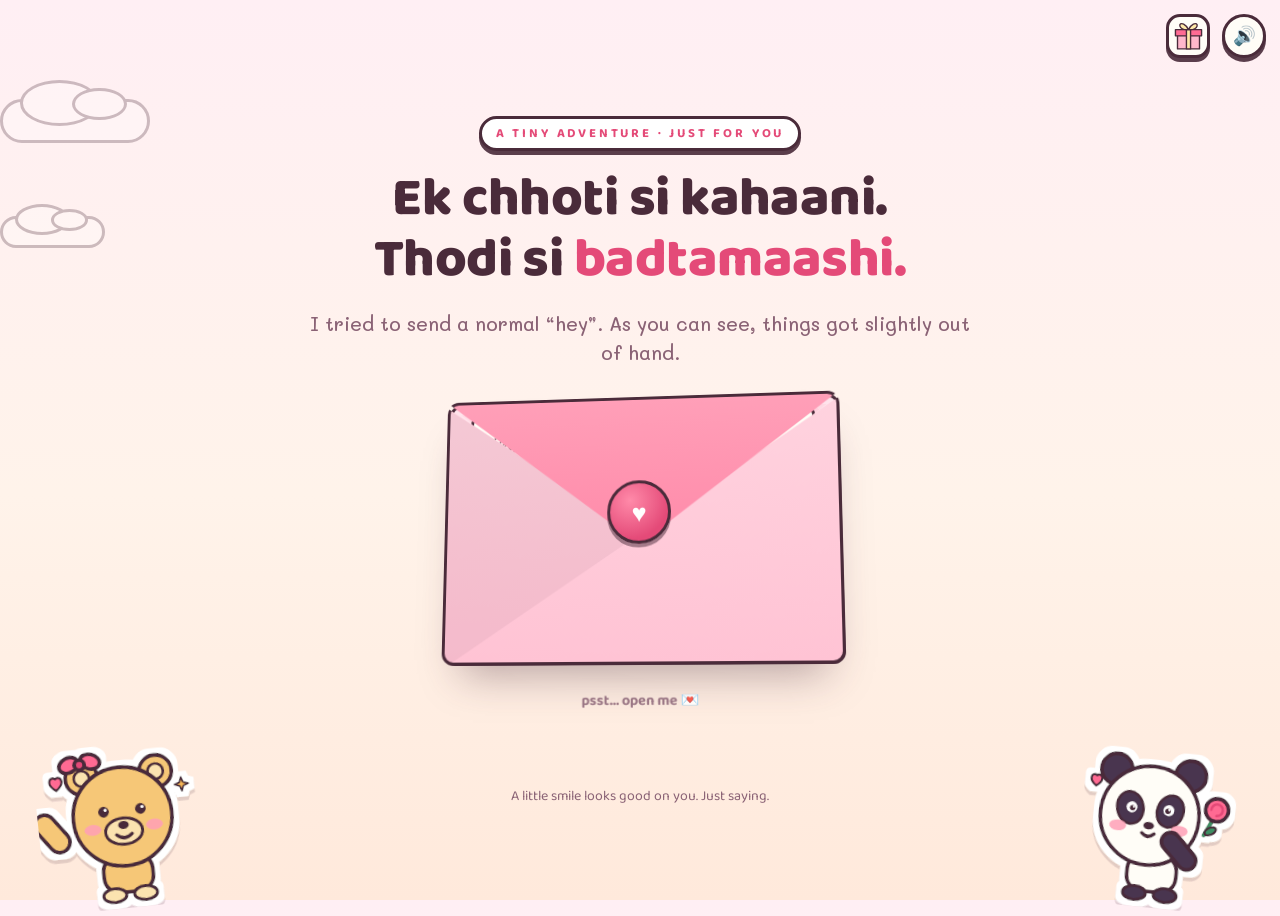
<file: index.html>
<!DOCTYPE html>
<html lang="en">
<head>
<meta charset="utf-8">
<meta name="viewport" content="width=device-width,initial-scale=1">
<title>A Little Trouble, Just for You 💌</title>
<meta name="theme-color" content="#FFF3EA">
<link rel="icon" href="data:image/svg+xml,%3Csvg xmlns='http://www.w3.org/2000/svg' viewBox='0 0 24 24'%3E%3Cpath d='M12 21C7 16.5 2 12.5 2 8a5 5 0 0 1 9-3 5 5 0 0 1 9 3c0 4.5-5 8.5-10 13Z' fill='%23FF6B93' stroke='%234A2B3A' stroke-width='1.6'/%3E%3C/svg%3E">
<link rel="preconnect" href="https://fonts.googleapis.com">
<link rel="preconnect" href="https://fonts.gstatic.com" crossorigin>
<link href="https://fonts.googleapis.com/css2?family=Baloo+2:wght@600;700;800&family=Caveat:wght@500;600;700&family=Mali:wght@400;500;600;700&display=swap" rel="stylesheet">
<link rel="stylesheet" href="css/style.css?v=5">
</head>
<body class="page pg-index" data-hearts="">



<div class="cloud" style="width:150px;height:44px;top:11%;animation-duration:36s" aria-hidden="true"></div>
<div class="cloud" style="width:105px;height:32px;top:24%;animation-duration:48s;animation-delay:-20s" aria-hidden="true"></div>
<main class="scene story-scene">
<div class="stack story-heading"><span class="eyebrow">a tiny adventure · just for you</span><h1 class="title">Ek chhoti si kahaani.<br>Thodi si <span class="hl">badtamaashi.</span></h1><p class="sub">I tried to send a normal “hey”. As you can see, things got slightly out of hand.</p></div>
<div class="env-stage">
  <div class="env" id="env" role="button" tabindex="0" aria-label="Open your letter" aria-expanded="false">
    <div class="env-back"></div><div class="env-liner"></div>
    <div class="env-letter">Hey, you.<br>A little banter. A few bold lines. A chai break.<br>Bas, tumhari kami thi.<span class="xo">— your slightly less cool admirer ♡</span></div>
    <div class="env-pocket"></div><div class="env-flap"></div><div class="env-seal">♥</div>
    <div class="env-hint">psst… open me 💌</div>
  </div>
</div>
<div class="cta-row"><a class="btn btn-love" data-nav href="journey.html">Let’s see what you’ve got →</a></div>
<p class="story-caption">A little smile looks good on you. Just saying.</p>
</main>
<div class="corner-sticker l" data-sticker="bear-wave" aria-hidden="true"></div>
<div class="corner-sticker r" data-sticker="panda-flower" aria-hidden="true"></div>

<script src="js/stickers.js?v=4" defer></script>
<script src="js/shared.js?v=6" defer></script>
<script src="js/story.js?v=5" defer></script>
</body>
</html>
</file>
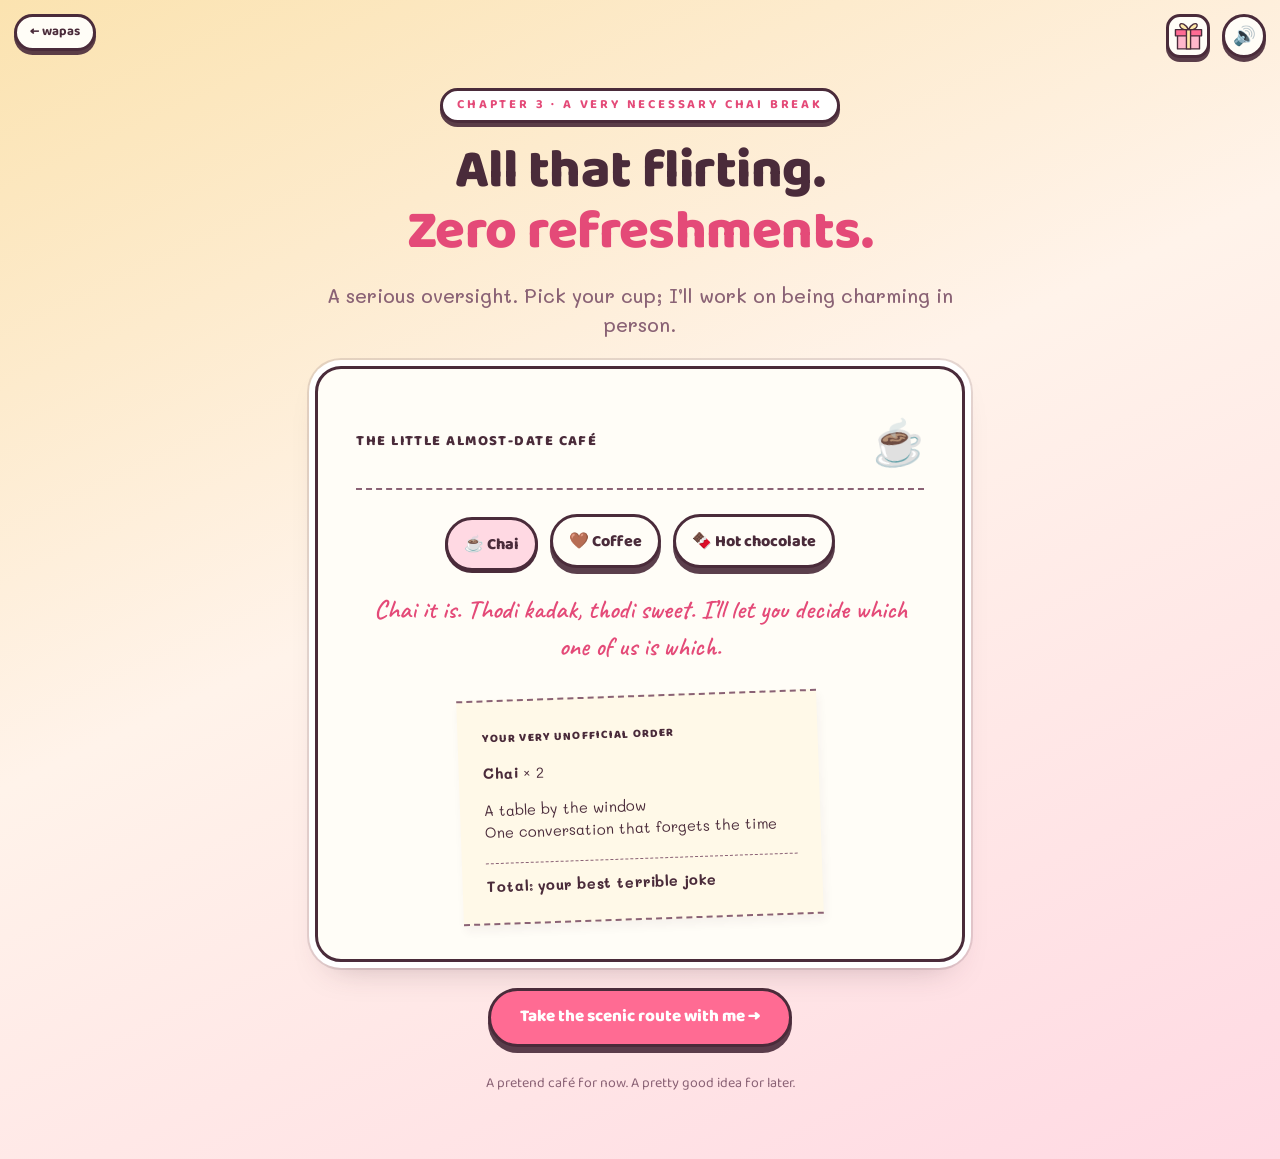
<file: chai.html>
<!DOCTYPE html>
<html lang="en">
<head>
<meta charset="utf-8">
<meta name="viewport" content="width=device-width,initial-scale=1">
<title>The Chai Break ☕</title>
<meta name="theme-color" content="#FFF3EA">
<link rel="icon" href="data:image/svg+xml,%3Csvg xmlns='http://www.w3.org/2000/svg' viewBox='0 0 24 24'%3E%3Cpath d='M12 21C7 16.5 2 12.5 2 8a5 5 0 0 1 9-3 5 5 0 0 1 9 3c0 4.5-5 8.5-10 13Z' fill='%23FF6B93' stroke='%234A2B3A' stroke-width='1.6'/%3E%3C/svg%3E">
<link rel="preconnect" href="https://fonts.googleapis.com">
<link rel="preconnect" href="https://fonts.gstatic.com" crossorigin>
<link href="https://fonts.googleapis.com/css2?family=Baloo+2:wght@600;700;800&family=Caveat:wght@500;600;700&family=Mali:wght@400;500;600;700&display=swap" rel="stylesheet">
<link rel="stylesheet" href="css/style.css?v=5">
</head>
<body class="page pg-chai" data-hearts="">

<nav class="corner-nav" aria-label="Story navigation"><a class="chip" data-nav href="midnight.html">← wapas</a></nav>

<main class="scene story-scene">
<div class="stack story-heading"><span class="eyebrow">chapter 3 · a very necessary chai break</span><h1 class="title">All that flirting.<br><span class="hl">Zero refreshments.</span></h1><p class="sub">A serious oversight. Pick your cup; I’ll work on being charming in person.</p></div>
<section class="sticker-card cafe-card" aria-label="Choose a drink">
  <div class="cafe-top"><span class="cafe-sign">THE LITTLE ALMOST-DATE CAFÉ</span><span class="cafe-cup" aria-hidden="true">☕</span></div>
  <div class="drink-options" data-choices data-output="drinkReply" data-save="drink" aria-label="Your drink">
    <button class="btn" type="button" data-value="chai" data-reply="Chai it is. Thodi kadak, thodi sweet. I’ll let you decide which one of us is which." aria-pressed="false">☕ Chai</button>
    <button class="btn" type="button" data-value="coffee" data-reply="Coffee. Good choice. Now I have something to blame if I talk too fast around you." aria-pressed="false">🤎 Coffee</button>
    <button class="btn" type="button" data-value="cocoa" data-reply="Hot chocolate? Excellent. Finally, some competition for the sweetest person at this table." aria-pressed="false">🍫 Hot chocolate</button>
  </div>
  <p class="story-reply" id="drinkReply" role="status"></p>
  <div class="cafe-receipt"><span>YOUR VERY UNOFFICIAL ORDER</span><p><b data-drink>Chai</b> × 2</p><p>A table by the window<br>One conversation that forgets the time</p><div class="receipt-total">Total: your best terrible joke</div></div>
</section>
<a class="btn btn-love" data-nav href="choose.html">Take the scenic route with me →</a>
<p class="story-caption">A pretend café for now. A pretty good idea for later.</p>
</main>

<script src="js/stickers.js?v=4" defer></script>
<script src="js/shared.js?v=6" defer></script>
<script src="js/story.js?v=5" defer></script>
</body>
</html>
</file>
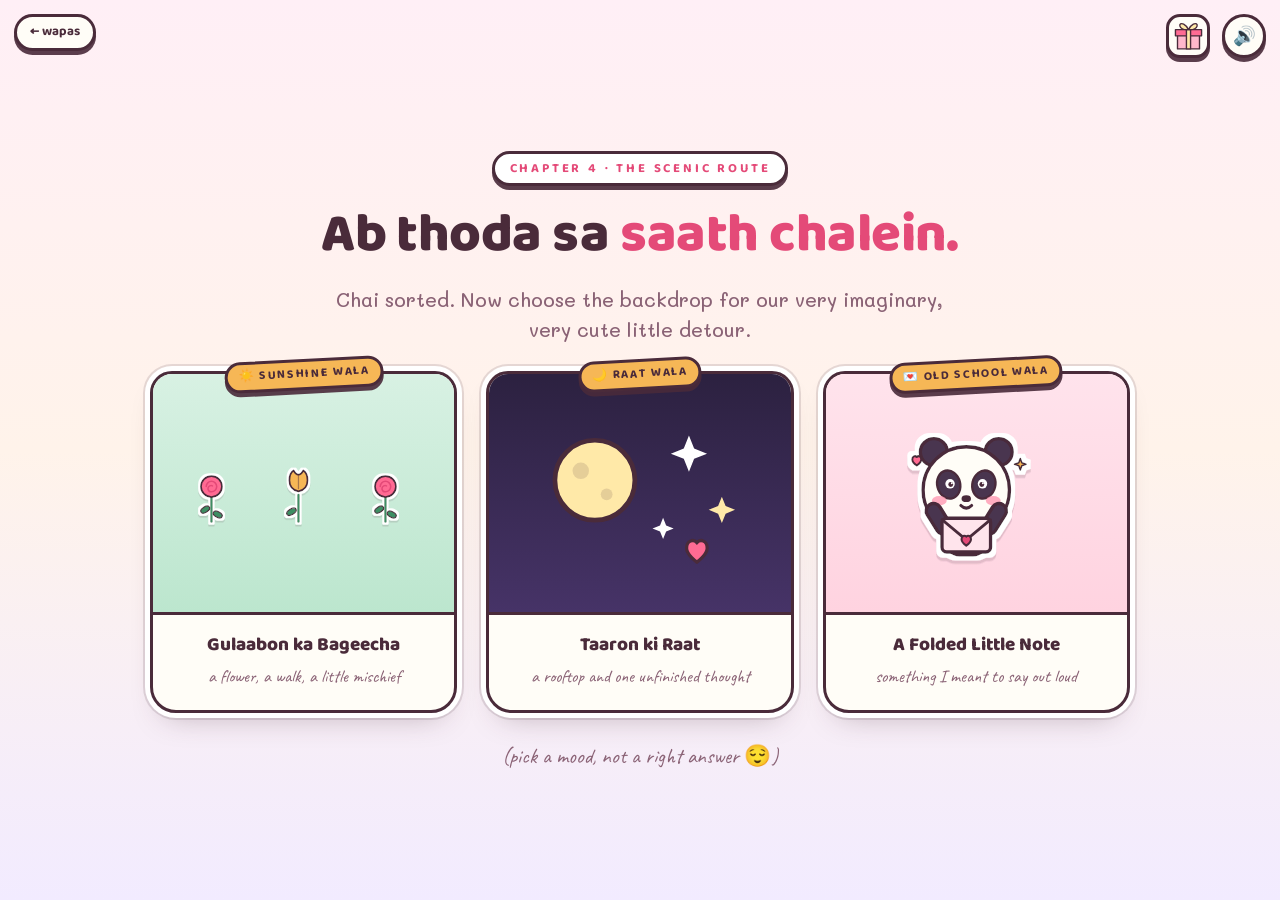
<file: choose.html>
<!DOCTYPE html>
<html lang="en">
<head>
<meta charset="utf-8">
<meta name="viewport" content="width=device-width,initial-scale=1">
<title>Teen Raaste ✨</title>
<meta name="theme-color" content="#FFEFF6">
<link rel="icon" href="data:image/svg+xml,%3Csvg xmlns='http://www.w3.org/2000/svg' viewBox='0 0 24 24'%3E%3Cpath d='M12 21C7 16.5 2 12.5 2 8a5 5 0 0 1 9-3 5 5 0 0 1 9 3c0 4.5-5 8.5-10 13Z' fill='%23FF6B93' stroke='%234A2B3A' stroke-width='1.6'/%3E%3C/svg%3E">
<link rel="preconnect" href="https://fonts.googleapis.com">
<link rel="preconnect" href="https://fonts.gstatic.com" crossorigin>
<link href="https://fonts.googleapis.com/css2?family=Baloo+2:wght@600;700;800&family=Caveat:wght@500;600;700&family=Mali:wght@400;500;600;700&display=swap" rel="stylesheet">
<link rel="stylesheet" href="css/style.css?v=5">
</head>
<body class="page pg-choose" data-hearts>

  <nav class="corner-nav">
    <a class="chip" data-nav href="chai.html">← wapas</a>
  </nav>

  <main class="scene story-scene">
    <div class="stack">
      <span class="eyebrow">CHAPTER 4 · THE SCENIC ROUTE</span>
      <h1 class="title">Ab thoda sa <span class="hl">saath chalein.</span></h1>
      <p class="sub">Chai sorted. Now choose the backdrop for our very imaginary, very cute little detour.</p>
    </div>

    <div class="doors">
      <a class="door door-garden" data-nav href="ending-garden.html">
        <span class="door-tag">☀️ SUNSHINE WALA</span>
        <div class="door-peek" data-sticker="bear-hearteyes"></div>
        <div class="door-art">
          <div style="width:29%" data-sticker="rose"></div>
          <div style="width:29%" data-sticker="tulip"></div>
          <div style="width:29%" data-sticker="rose"></div>
        </div>
        <span class="door-label"><b>Gulaabon ka Bageecha</b><i>a flower, a walk, a little mischief</i></span>
      </a>

      <a class="door door-stars" data-nav href="ending-stars.html">
        <span class="door-tag">🌙 RAAT WALA</span>
        <div class="door-peek" data-sticker="bear-blush"></div>
        <div class="door-art">
          <svg viewBox="0 0 200 150" aria-hidden="true" style="width:78%">
            <circle cx="62" cy="64" r="34" fill="#FFE9A8" stroke="#4A2B3A" stroke-width="4"/>
            <circle cx="50" cy="56" r="7" fill="rgba(74,43,58,.14)"/>
            <circle cx="72" cy="76" r="5" fill="rgba(74,43,58,.14)"/>
            <path d="M142 26 l4.4 11 11 4.4 -11 4.4 -4.4 11 -4.4 -11 -11 -4.4 11 -4.4Z" fill="#fff"/>
            <path d="M170 78 l3.2 8 8 3.2 -8 3.2 -3.2 8 -3.2 -8 -8 -3.2 8 -3.2Z" fill="#FFE9A8"/>
            <path d="M120 96 l2.6 6.4 6.4 2.6 -6.4 2.6 -2.6 6.4 -2.6 -6.4 -6.4 -2.6 6.4 -2.6Z" fill="#fff"/>
            <path transform="translate(140 118) scale(1.25)" fill="#FF6B93" stroke="#4A2B3A" stroke-width="2.2"
              d="M0 3 C0 -2 4.5 -3.5 7 -0.8 C9.5 -3.5 14 -2 14 3 C14 7.5 7 12.5 7 12.5 C7 12.5 0 7.5 0 3 Z"/>
          </svg>
        </div>
        <span class="door-label"><b>Taaron ki Raat</b><i>a rooftop and one unfinished thought</i></span>
      </a>

      <a class="door door-letter" data-nav href="ending-letter.html">
        <span class="door-tag">💌 OLD SCHOOL WALA</span>
        <div class="door-peek" data-sticker="bear-wave"></div>
        <div class="door-art">
          <div style="width:56%" data-sticker="panda-letter"></div>
        </div>
        <span class="door-label"><b>A Folded Little Note</b><i>something I meant to say out loud</i></span>
      </a>
    </div>

    <p class="hand" style="font-size:1.35rem;color:var(--ink-soft)">(pick a mood, not a right answer 😌)</p>
  </main>

  <script src="js/stickers.js?v=4" defer></script>
  <script src="js/shared.js?v=6" defer></script>
</body>
</html>
</file>
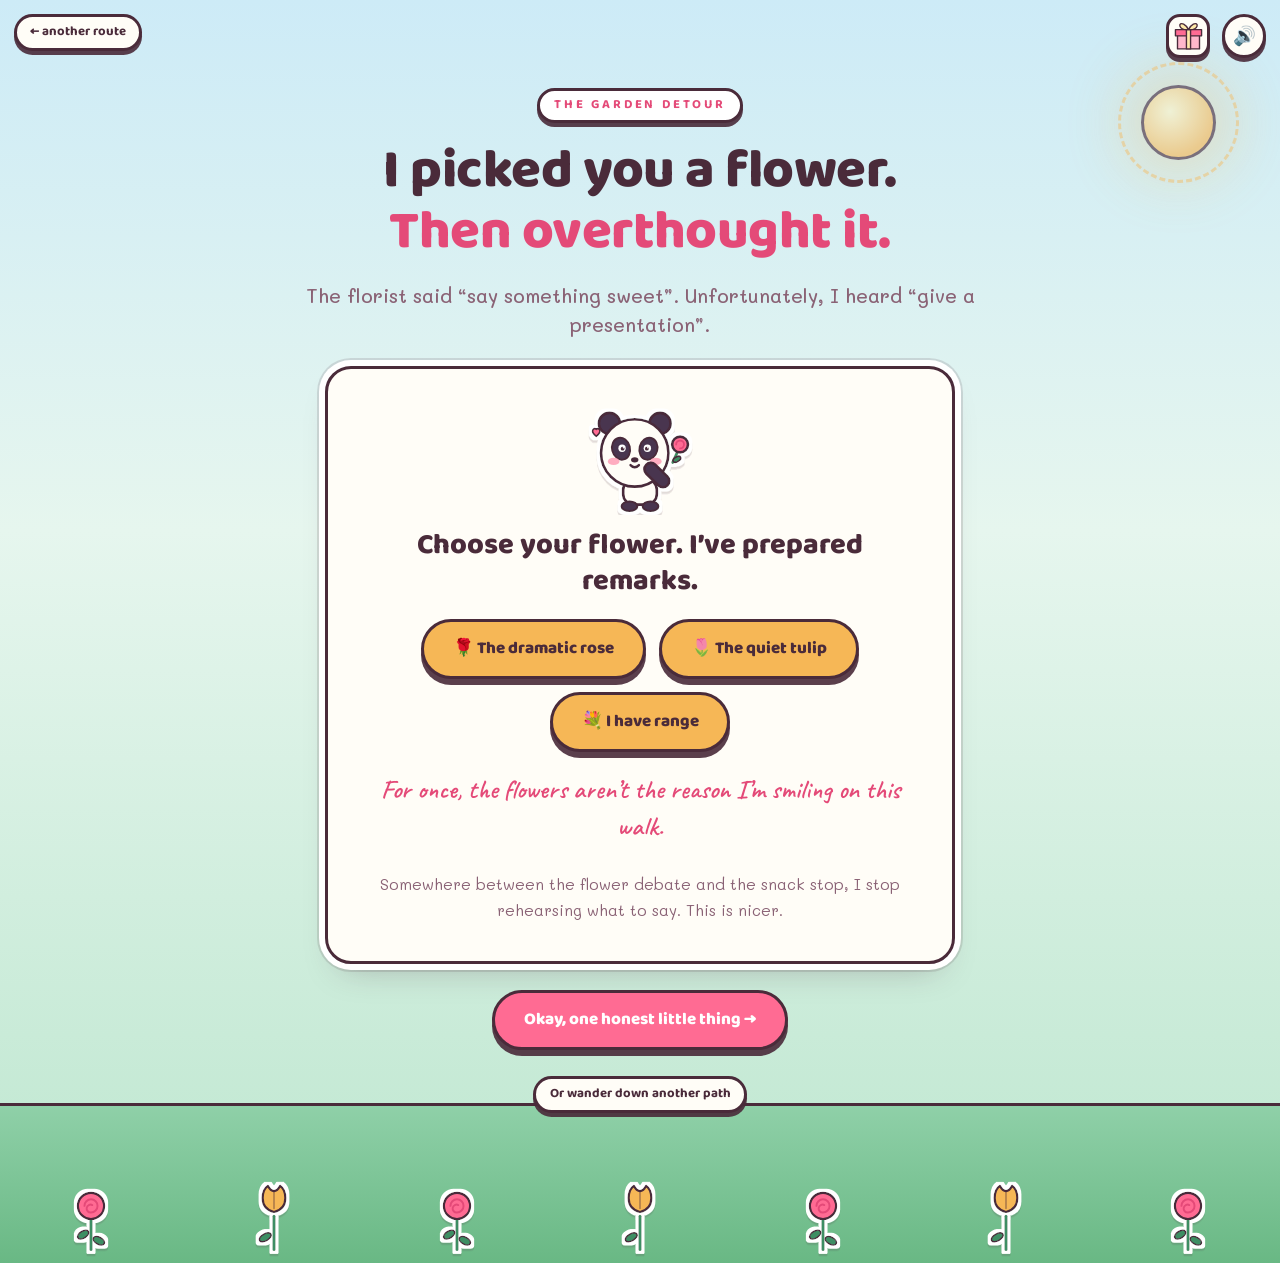
<file: ending-garden.html>
<!DOCTYPE html>
<html lang="en">
<head>
<meta charset="utf-8">
<meta name="viewport" content="width=device-width,initial-scale=1">
<title>A Flower, With Commentary 🌷</title>
<meta name="theme-color" content="#FFF3EA">
<link rel="icon" href="data:image/svg+xml,%3Csvg xmlns='http://www.w3.org/2000/svg' viewBox='0 0 24 24'%3E%3Cpath d='M12 21C7 16.5 2 12.5 2 8a5 5 0 0 1 9-3 5 5 0 0 1 9 3c0 4.5-5 8.5-10 13Z' fill='%23FF6B93' stroke='%234A2B3A' stroke-width='1.6'/%3E%3C/svg%3E">
<link rel="preconnect" href="https://fonts.googleapis.com">
<link rel="preconnect" href="https://fonts.gstatic.com" crossorigin>
<link href="https://fonts.googleapis.com/css2?family=Baloo+2:wght@600;700;800&family=Caveat:wght@500;600;700&family=Mali:wght@400;500;600;700&display=swap" rel="stylesheet">
<link rel="stylesheet" href="css/style.css?v=5">
</head>
<body class="page pg-garden" data-hearts="">



<nav class="corner-nav" aria-label="Story navigation"><a class="chip" data-nav href="choose.html">← another route</a></nav>
<main class="scene story-scene garden-story">
  <div class="sun" aria-hidden="true"></div><div class="garden-ground" aria-hidden="true"></div>
  <div class="garden-row" data-flower-row aria-hidden="true"></div>
<div class="stack story-heading"><span class="eyebrow">the garden detour</span><h1 class="title">I picked you a flower.<br><span class="hl">Then overthought it.</span></h1><p class="sub">The florist said “say something sweet”. Unfortunately, I heard “give a presentation”.</p></div>
<section class="sticker-card story-card">
  <div class="scene-buddy" data-sticker="panda-flower" aria-hidden="true"></div>
  <h2 class="quiz-q">Choose your flower. I’ve prepared remarks.</h2>
  <div class="quiz-opts" data-choices data-output="flowerReply">
    <button class="btn btn-honey" type="button" data-reply="A rose. Classic. I almost gave it a speech, but it said you’d probably prefer a snack." aria-pressed="false">🌹 The dramatic rose</button>
    <button class="btn btn-honey" type="button" data-reply="A tulip. Bright, quietly lovely, and making me forget what I was saying. You two would get along." aria-pressed="false">🌷 The quiet tulip</button>
    <button class="btn btn-honey" type="button" data-reply="The whole bunch? Ambitious. I like it. You carry the flowers; I’ll carry the snacks." aria-pressed="false">💐 I have range</button>
  </div>
  <p class="story-reply" id="flowerReply" role="status">For once, the flowers aren’t the reason I’m smiling on this walk.</p>
  <p class="story-aside">Somewhere between the flower debate and the snack stop, I stop rehearsing what to say. This is nicer.</p>
</section>
<a class="btn btn-love" data-nav href="invitation.html?via=garden">Okay, one honest little thing →</a>
<a class="chip" data-nav href="choose.html">Or wander down another path</a>
</main>

<script src="js/stickers.js?v=4" defer></script>
<script src="js/shared.js?v=6" defer></script>
<script src="js/story.js?v=5" defer></script>
</body>
</html>
</file>
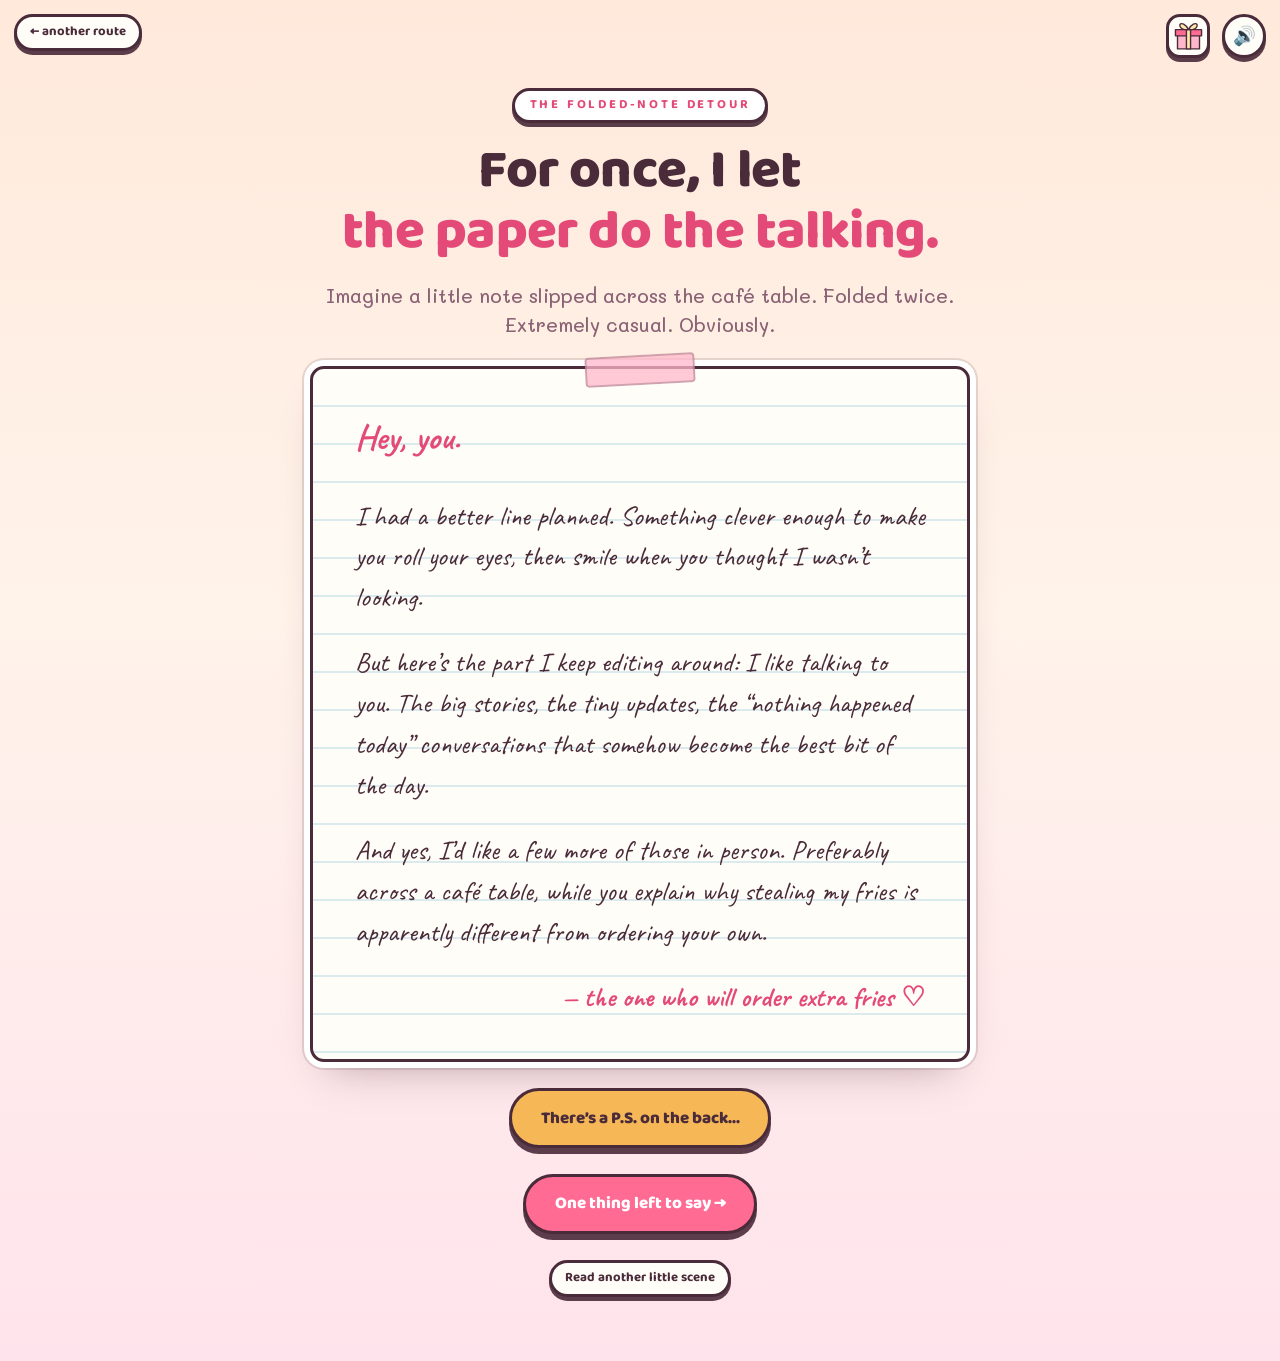
<file: ending-letter.html>
<!DOCTYPE html>
<html lang="en">
<head>
<meta charset="utf-8">
<meta name="viewport" content="width=device-width,initial-scale=1">
<title>The Note I Almost Didn’t Give You 💌</title>
<meta name="theme-color" content="#FFF3EA">
<link rel="icon" href="data:image/svg+xml,%3Csvg xmlns='http://www.w3.org/2000/svg' viewBox='0 0 24 24'%3E%3Cpath d='M12 21C7 16.5 2 12.5 2 8a5 5 0 0 1 9-3 5 5 0 0 1 9 3c0 4.5-5 8.5-10 13Z' fill='%23FF6B93' stroke='%234A2B3A' stroke-width='1.6'/%3E%3C/svg%3E">
<link rel="preconnect" href="https://fonts.googleapis.com">
<link rel="preconnect" href="https://fonts.gstatic.com" crossorigin>
<link href="https://fonts.googleapis.com/css2?family=Baloo+2:wght@600;700;800&family=Caveat:wght@500;600;700&family=Mali:wght@400;500;600;700&display=swap" rel="stylesheet">
<link rel="stylesheet" href="css/style.css?v=5">
</head>
<body class="page pg-letter" data-hearts="">



<nav class="corner-nav" aria-label="Story navigation"><a class="chip" data-nav href="choose.html">← another route</a></nav>
<main class="scene story-scene">
<div class="stack story-heading"><span class="eyebrow">the folded-note detour</span><h1 class="title">For once, I let<br><span class="hl">the paper do the talking.</span></h1><p class="sub">Imagine a little note slipped across the café table. Folded twice. Extremely casual. Obviously.</p></div>
<article class="letter-sheet story-letter">
  <div class="tape" aria-hidden="true"></div>
  <p class="greet">Hey, you.</p>
  <p>I had a better line planned. Something clever enough to make you roll your eyes, then smile when you thought I wasn’t looking.</p>
  <p>But here’s the part I keep editing around: I like talking to you. The big stories, the tiny updates, the “nothing happened today” conversations that somehow become the best bit of the day.</p>
  <p>And yes, I’d like a few more of those in person. Preferably across a café table, while you explain why stealing my fries is apparently different from ordering your own.</p>
  <p class="sign">— the one who will order extra fries ♡</p>
</article>
<button class="btn btn-honey" type="button" data-reveal="letterPS" data-after="P.S. delivered ♡" aria-controls="letterPS" aria-expanded="false">There’s a P.S. on the back…</button>
<div class="sticker-card ps-note" id="letterPS" aria-live="polite" hidden><p class="hand">P.S. Are you a note in the margin? Because I came here for the story, but you’re the bit I keep going back to.</p><p class="story-aside">P.P.S. Yes, I practised folding this. Please act impressed.</p></div>
<a class="btn btn-love" data-nav href="invitation.html?via=letter">One thing left to say →</a>
<a class="chip" data-nav href="choose.html">Read another little scene</a>
</main>

<script src="js/stickers.js?v=4" defer></script>
<script src="js/shared.js?v=6" defer></script>
<script src="js/story.js?v=5" defer></script>
</body>
</html>
</file>
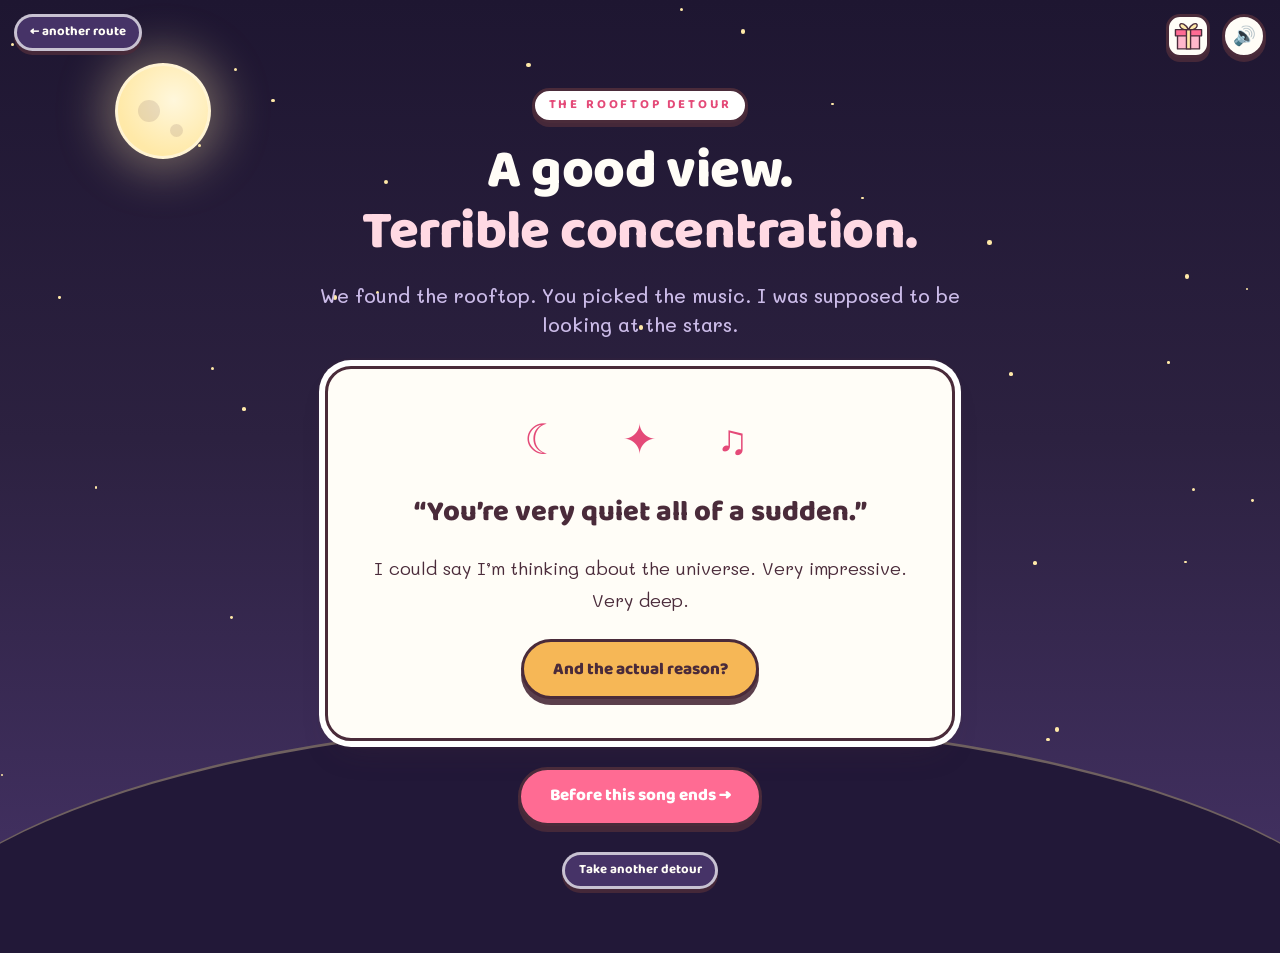
<file: ending-stars.html>
<!DOCTYPE html>
<html lang="en">
<head>
<meta charset="utf-8">
<meta name="viewport" content="width=device-width,initial-scale=1">
<title>The Rooftop Detour ✨</title>
<meta name="theme-color" content="#2C2140">
<link rel="icon" href="data:image/svg+xml,%3Csvg xmlns='http://www.w3.org/2000/svg' viewBox='0 0 24 24'%3E%3Cpath d='M12 21C7 16.5 2 12.5 2 8a5 5 0 0 1 9-3 5 5 0 0 1 9 3c0 4.5-5 8.5-10 13Z' fill='%23FF6B93' stroke='%234A2B3A' stroke-width='1.6'/%3E%3C/svg%3E">
<link rel="preconnect" href="https://fonts.googleapis.com">
<link rel="preconnect" href="https://fonts.gstatic.com" crossorigin>
<link href="https://fonts.googleapis.com/css2?family=Baloo+2:wght@600;700;800&family=Caveat:wght@500;600;700&family=Mali:wght@400;500;600;700&display=swap" rel="stylesheet">
<link rel="stylesheet" href="css/style.css?v=5">
</head>
<body class="page pg-stars" data-hearts="night">
<div class="ambient-stars" data-starfield="55" aria-hidden="true"></div>


<nav class="corner-nav" aria-label="Story navigation"><a class="chip" data-nav href="choose.html">← another route</a></nav>
<main class="scene story-scene">
<div class="moon" aria-hidden="true"></div><div class="shooting-star" aria-hidden="true"></div><div class="hill" aria-hidden="true"></div>
<div class="stack story-heading"><span class="eyebrow">the rooftop detour</span><h1 class="title">A good view.<br><span class="hl">Terrible concentration.</span></h1><p class="sub">We found the rooftop. You picked the music. I was supposed to be looking at the stars.</p></div>
<section class="sticker-card story-card rooftop-card">
  <div class="rooftop-doodle" aria-hidden="true">☾ &nbsp; ✦ &nbsp; ♫</div>
  <h2 class="quiz-q">“You’re very quiet all of a sudden.”</h2>
  <p class="story-prose">I could say I’m thinking about the universe. Very impressive. Very deep.</p>
  <button class="btn btn-honey" type="button" data-reveal="rooftopTruth" data-after="Caught me 😌" aria-controls="rooftopTruth" aria-expanded="false">And the actual reason?</button>
  <div id="rooftopTruth" class="revealed-note" aria-live="polite" hidden><p>You’re humming along to a song I didn’t know five minutes ago. Now I’m going to think of you every time it plays.</p><p class="story-aside">So yes. Very deep. Absolutely no chance I remember a single constellation.</p></div>
</section>
<a class="btn btn-love" data-nav href="invitation.html?via=stars">Before this song ends →</a>
<a class="chip" data-nav href="choose.html">Take another detour</a>
</main>

<script src="js/stickers.js?v=4" defer></script>
<script src="js/shared.js?v=6" defer></script>
<script src="js/story.js?v=5" defer></script>
</body>
</html>
</file>
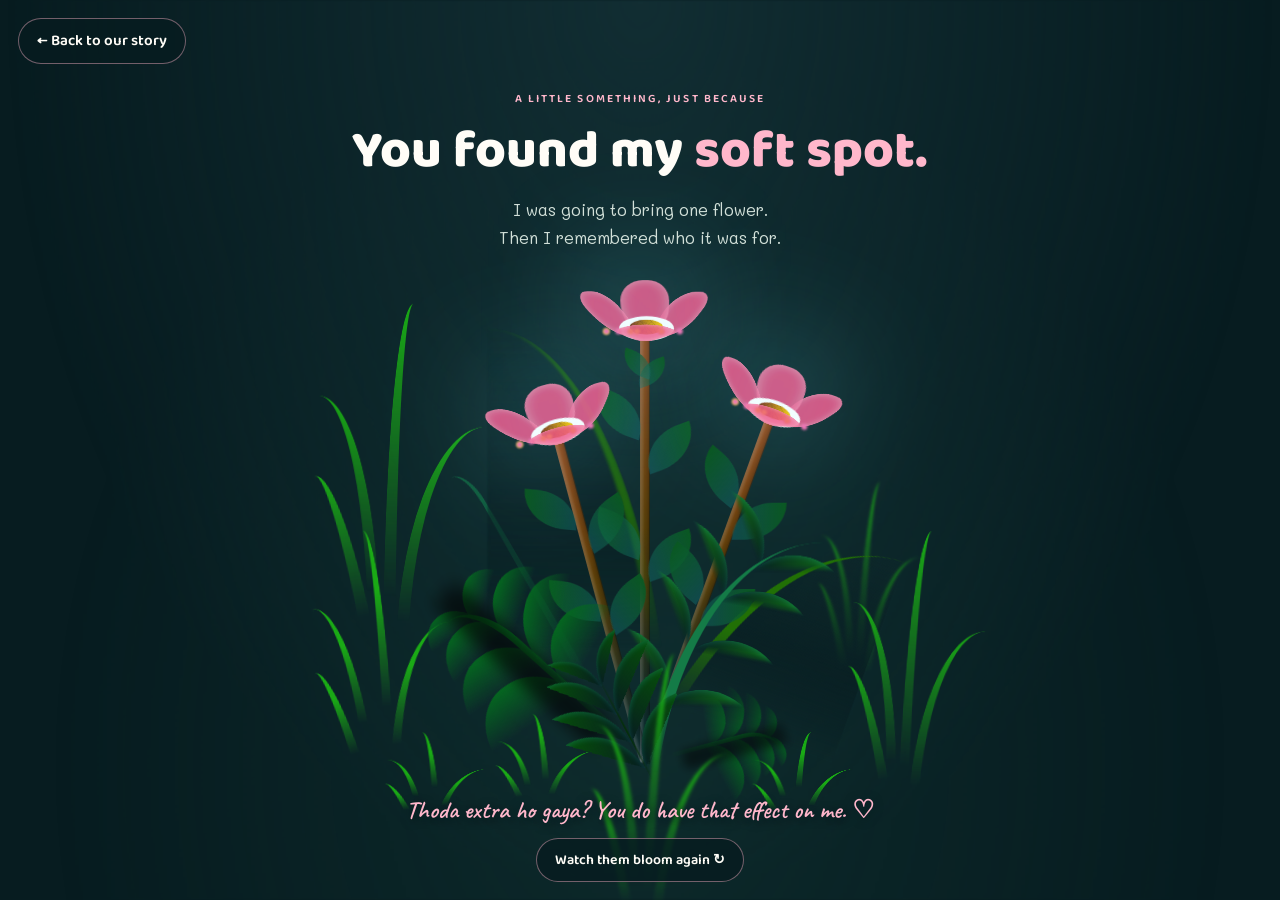
<file: flowers.html>
<!DOCTYPE html>
<!-- Flower animation adapted from Vijender2206/M1; see licenses/NOTICE.md. -->
<html lang="en">
<head>
<meta charset="utf-8">
<meta name="viewport" content="width=device-width,initial-scale=1">
<meta name="theme-color" content="#071c20">
<title>A Little Something for You 🌷</title>
<link rel="icon" href="data:image/svg+xml,%3Csvg xmlns='http://www.w3.org/2000/svg' viewBox='0 0 24 24'%3E%3Cpath d='M12 21C7 16.5 2 12.5 2 8a5 5 0 0 1 9-3 5 5 0 0 1 9 3c0 4.5-5 8.5-10 13Z' fill='%23FF6B93' stroke='%234A2B3A' stroke-width='1.6'/%3E%3C/svg%3E">
<link rel="preconnect" href="https://fonts.googleapis.com">
<link rel="preconnect" href="https://fonts.gstatic.com" crossorigin>
<link href="https://fonts.googleapis.com/css2?family=Baloo+2:wght@600;700;800&family=Caveat:wght@500;600;700&family=Mali:wght@400;500;600;700&display=swap" rel="stylesheet">
<link rel="stylesheet" href="css/flowers.css?v=1">
<link rel="stylesheet" href="css/flower-page.css?v=1">
<script src="js/flowers.js?v=1" defer></script>
</head>
<body class="bloom-page container">
<nav class="bloom-nav" aria-label="Gift navigation"><a class="bloom-back" id="backToStory" href="index.html">← Back to our story</a></nav>
<main>
  <header class="bloom-heading">
    <span class="bloom-label">a little something, just because</span>
    <h1>You found my <span>soft spot.</span></h1>
    <p>I was going to bring one flower.<br>Then I remembered who it was for.</p>
  </header>
  <div class="bloom-stage" role="img" aria-label="A glowing bouquet of flowers growing and blooming in a little night garden">
    <div class="night" aria-hidden="true"></div>
    <div class="flower-bed" id="flowerBed" aria-hidden="true">
    <div class="flowers">
      <div class="flower flower--1">
        <div class="flower__leafs flower__leafs--1">
          <div class="flower__leaf flower__leaf--1"></div>
          <div class="flower__leaf flower__leaf--2"></div>
          <div class="flower__leaf flower__leaf--3"></div>
          <div class="flower__leaf flower__leaf--4"></div>
          <div class="flower__white-circle"></div>

          <div class="flower__light flower__light--1"></div>
          <div class="flower__light flower__light--2"></div>
          <div class="flower__light flower__light--3"></div>
          <div class="flower__light flower__light--4"></div>
          <div class="flower__light flower__light--5"></div>
          <div class="flower__light flower__light--6"></div>
          <div class="flower__light flower__light--7"></div>
          <div class="flower__light flower__light--8"></div>
        </div>
        <div class="flower__line">
          <div class="flower__line__leaf flower__line__leaf--1"></div>
          <div class="flower__line__leaf flower__line__leaf--2"></div>
          <div class="flower__line__leaf flower__line__leaf--3"></div>
          <div class="flower__line__leaf flower__line__leaf--4"></div>
          <div class="flower__line__leaf flower__line__leaf--5"></div>
          <div class="flower__line__leaf flower__line__leaf--6"></div>
        </div>
      </div>

      <div class="flower flower--2">
        <div class="flower__leafs flower__leafs--2">
          <div class="flower__leaf flower__leaf--1"></div>
          <div class="flower__leaf flower__leaf--2"></div>
          <div class="flower__leaf flower__leaf--3"></div>
          <div class="flower__leaf flower__leaf--4"></div>
          <div class="flower__white-circle"></div>

          <div class="flower__light flower__light--1"></div>
          <div class="flower__light flower__light--2"></div>
          <div class="flower__light flower__light--3"></div>
          <div class="flower__light flower__light--4"></div>
          <div class="flower__light flower__light--5"></div>
          <div class="flower__light flower__light--6"></div>
          <div class="flower__light flower__light--7"></div>
          <div class="flower__light flower__light--8"></div>
        </div>
        <div class="flower__line">
          <div class="flower__line__leaf flower__line__leaf--1"></div>
          <div class="flower__line__leaf flower__line__leaf--2"></div>
          <div class="flower__line__leaf flower__line__leaf--3"></div>
          <div class="flower__line__leaf flower__line__leaf--4"></div>
        </div>
      </div>

      <div class="flower flower--3">
        <div class="flower__leafs flower__leafs--3">
          <div class="flower__leaf flower__leaf--1"></div>
          <div class="flower__leaf flower__leaf--2"></div>
          <div class="flower__leaf flower__leaf--3"></div>
          <div class="flower__leaf flower__leaf--4"></div>
          <div class="flower__white-circle"></div>

          <div class="flower__light flower__light--1"></div>
          <div class="flower__light flower__light--2"></div>
          <div class="flower__light flower__light--3"></div>
          <div class="flower__light flower__light--4"></div>
          <div class="flower__light flower__light--5"></div>
          <div class="flower__light flower__light--6"></div>
          <div class="flower__light flower__light--7"></div>
          <div class="flower__light flower__light--8"></div>
        </div>
        <div class="flower__line">
          <div class="flower__line__leaf flower__line__leaf--1"></div>
          <div class="flower__line__leaf flower__line__leaf--2"></div>
          <div class="flower__line__leaf flower__line__leaf--3"></div>
          <div class="flower__line__leaf flower__line__leaf--4"></div>
        </div>
      </div>

      <div class="grow-ans" style="--d: 1.2s">
        <div class="flower__g-long">
          <div class="flower__g-long__top"></div>
          <div class="flower__g-long__bottom"></div>
        </div>
      </div>

      <div class="growing-grass">
        <div class="flower__grass flower__grass--1">
          <div class="flower__grass--top"></div>
          <div class="flower__grass--bottom"></div>
          <div class="flower__grass__leaf flower__grass__leaf--1"></div>
          <div class="flower__grass__leaf flower__grass__leaf--2"></div>
          <div class="flower__grass__leaf flower__grass__leaf--3"></div>
          <div class="flower__grass__leaf flower__grass__leaf--4"></div>
          <div class="flower__grass__leaf flower__grass__leaf--5"></div>
          <div class="flower__grass__leaf flower__grass__leaf--6"></div>
          <div class="flower__grass__leaf flower__grass__leaf--7"></div>
          <div class="flower__grass__leaf flower__grass__leaf--8"></div>
          <div class="flower__grass__overlay"></div>
        </div>
      </div>

      <div class="growing-grass">
        <div class="flower__grass flower__grass--2">
          <div class="flower__grass--top"></div>
          <div class="flower__grass--bottom"></div>
          <div class="flower__grass__leaf flower__grass__leaf--1"></div>
          <div class="flower__grass__leaf flower__grass__leaf--2"></div>
          <div class="flower__grass__leaf flower__grass__leaf--3"></div>
          <div class="flower__grass__leaf flower__grass__leaf--4"></div>
          <div class="flower__grass__leaf flower__grass__leaf--5"></div>
          <div class="flower__grass__leaf flower__grass__leaf--6"></div>
          <div class="flower__grass__leaf flower__grass__leaf--7"></div>
          <div class="flower__grass__leaf flower__grass__leaf--8"></div>
          <div class="flower__grass__overlay"></div>
        </div>
      </div>

      <div class="grow-ans" style="--d: 2.4s">
        <div class="flower__g-right flower__g-right--1">
          <div class="leaf"></div>
        </div>
      </div>

      <div class="grow-ans" style="--d: 2.8s">
        <div class="flower__g-right flower__g-right--2">
          <div class="leaf"></div>
        </div>
      </div>

      <div class="grow-ans" style="--d: 2.8s">
        <div class="flower__g-front">
          <div
            class="flower__g-front__leaf-wrapper flower__g-front__leaf-wrapper--1"
          >
            <div class="flower__g-front__leaf"></div>
          </div>
          <div
            class="flower__g-front__leaf-wrapper flower__g-front__leaf-wrapper--2"
          >
            <div class="flower__g-front__leaf"></div>
          </div>
          <div
            class="flower__g-front__leaf-wrapper flower__g-front__leaf-wrapper--3"
          >
            <div class="flower__g-front__leaf"></div>
          </div>
          <div
            class="flower__g-front__leaf-wrapper flower__g-front__leaf-wrapper--4"
          >
            <div class="flower__g-front__leaf"></div>
          </div>
          <div
            class="flower__g-front__leaf-wrapper flower__g-front__leaf-wrapper--5"
          >
            <div class="flower__g-front__leaf"></div>
          </div>
          <div
            class="flower__g-front__leaf-wrapper flower__g-front__leaf-wrapper--6"
          >
            <div class="flower__g-front__leaf"></div>
          </div>
          <div
            class="flower__g-front__leaf-wrapper flower__g-front__leaf-wrapper--7"
          >
            <div class="flower__g-front__leaf"></div>
          </div>
          <div
            class="flower__g-front__leaf-wrapper flower__g-front__leaf-wrapper--8"
          >
            <div class="flower__g-front__leaf"></div>
          </div>
          <div class="flower__g-front__line"></div>
        </div>
      </div>

      <div class="grow-ans" style="--d: 3.2s">
        <div class="flower__g-fr">
          <div class="leaf"></div>
          <div class="flower__g-fr__leaf flower__g-fr__leaf--1"></div>
          <div class="flower__g-fr__leaf flower__g-fr__leaf--2"></div>
          <div class="flower__g-fr__leaf flower__g-fr__leaf--3"></div>
          <div class="flower__g-fr__leaf flower__g-fr__leaf--4"></div>
          <div class="flower__g-fr__leaf flower__g-fr__leaf--5"></div>
          <div class="flower__g-fr__leaf flower__g-fr__leaf--6"></div>
          <div class="flower__g-fr__leaf flower__g-fr__leaf--7"></div>
          <div class="flower__g-fr__leaf flower__g-fr__leaf--8"></div>
        </div>
      </div>

      <div class="long-g long-g--0">
        <div class="grow-ans" style="--d: 3s">
          <div class="leaf leaf--0"></div>
        </div>
        <div class="grow-ans" style="--d: 2.2s">
          <div class="leaf leaf--1"></div>
        </div>
        <div class="grow-ans" style="--d: 3.4s">
          <div class="leaf leaf--2"></div>
        </div>
        <div class="grow-ans" style="--d: 3.6s">
          <div class="leaf leaf--3"></div>
        </div>
      </div>

      <div class="long-g long-g--1">
        <div class="grow-ans" style="--d: 3.6s">
          <div class="leaf leaf--0"></div>
        </div>
        <div class="grow-ans" style="--d: 3.8s">
          <div class="leaf leaf--1"></div>
        </div>
        <div class="grow-ans" style="--d: 4s">
          <div class="leaf leaf--2"></div>
        </div>
        <div class="grow-ans" style="--d: 4.2s">
          <div class="leaf leaf--3"></div>
        </div>
      </div>

      <div class="long-g long-g--2">
        <div class="grow-ans" style="--d: 4s">
          <div class="leaf leaf--0"></div>
        </div>
        <div class="grow-ans" style="--d: 4.2s">
          <div class="leaf leaf--1"></div>
        </div>
        <div class="grow-ans" style="--d: 4.4s">
          <div class="leaf leaf--2"></div>
        </div>
        <div class="grow-ans" style="--d: 4.6s">
          <div class="leaf leaf--3"></div>
        </div>
      </div>

      <div class="long-g long-g--3">
        <div class="grow-ans" style="--d: 4s">
          <div class="leaf leaf--0"></div>
        </div>
        <div class="grow-ans" style="--d: 4.2s">
          <div class="leaf leaf--1"></div>
        </div>
        <div class="grow-ans" style="--d: 3s">
          <div class="leaf leaf--2"></div>
        </div>
        <div class="grow-ans" style="--d: 3.6s">
          <div class="leaf leaf--3"></div>
        </div>
      </div>

      <div class="long-g long-g--4">
        <div class="grow-ans" style="--d: 4s">
          <div class="leaf leaf--0"></div>
        </div>
        <div class="grow-ans" style="--d: 4.2s">
          <div class="leaf leaf--1"></div>
        </div>
        <div class="grow-ans" style="--d: 3s">
          <div class="leaf leaf--2"></div>
        </div>
        <div class="grow-ans" style="--d: 3.6s">
          <div class="leaf leaf--3"></div>
        </div>
      </div>

      <div class="long-g long-g--5">
        <div class="grow-ans" style="--d: 4s">
          <div class="leaf leaf--0"></div>
        </div>
        <div class="grow-ans" style="--d: 4.2s">
          <div class="leaf leaf--1"></div>
        </div>
        <div class="grow-ans" style="--d: 3s">
          <div class="leaf leaf--2"></div>
        </div>
        <div class="grow-ans" style="--d: 3.6s">
          <div class="leaf leaf--3"></div>
        </div>
      </div>

      <div class="long-g long-g--6">
        <div class="grow-ans" style="--d: 4.2s">
          <div class="leaf leaf--0"></div>
        </div>
        <div class="grow-ans" style="--d: 4.4s">
          <div class="leaf leaf--1"></div>
        </div>
        <div class="grow-ans" style="--d: 4.6s">
          <div class="leaf leaf--2"></div>
        </div>
        <div class="grow-ans" style="--d: 4.8s">
          <div class="leaf leaf--3"></div>
        </div>
      </div>

      <div class="long-g long-g--7">
        <div class="grow-ans" style="--d: 3s">
          <div class="leaf leaf--0"></div>
        </div>
        <div class="grow-ans" style="--d: 3.2s">
          <div class="leaf leaf--1"></div>
        </div>
        <div class="grow-ans" style="--d: 3.5s">
          <div class="leaf leaf--2"></div>
        </div>
        <div class="grow-ans" style="--d: 3.6s">
          <div class="leaf leaf--3"></div>
        </div>
      </div>
    </div>

    </div>
  </div>
  <footer class="bloom-footer">
    <p>Thoda extra ho gaya? You do have that effect on me. ♡</p>
    <button class="bloom-replay" id="replayBloom" type="button">Watch them bloom again ↻</button>
    <span class="bloom-status" id="bloomStatus" role="status"></span>
  </footer>
</main>
</body>
</html>
</file>
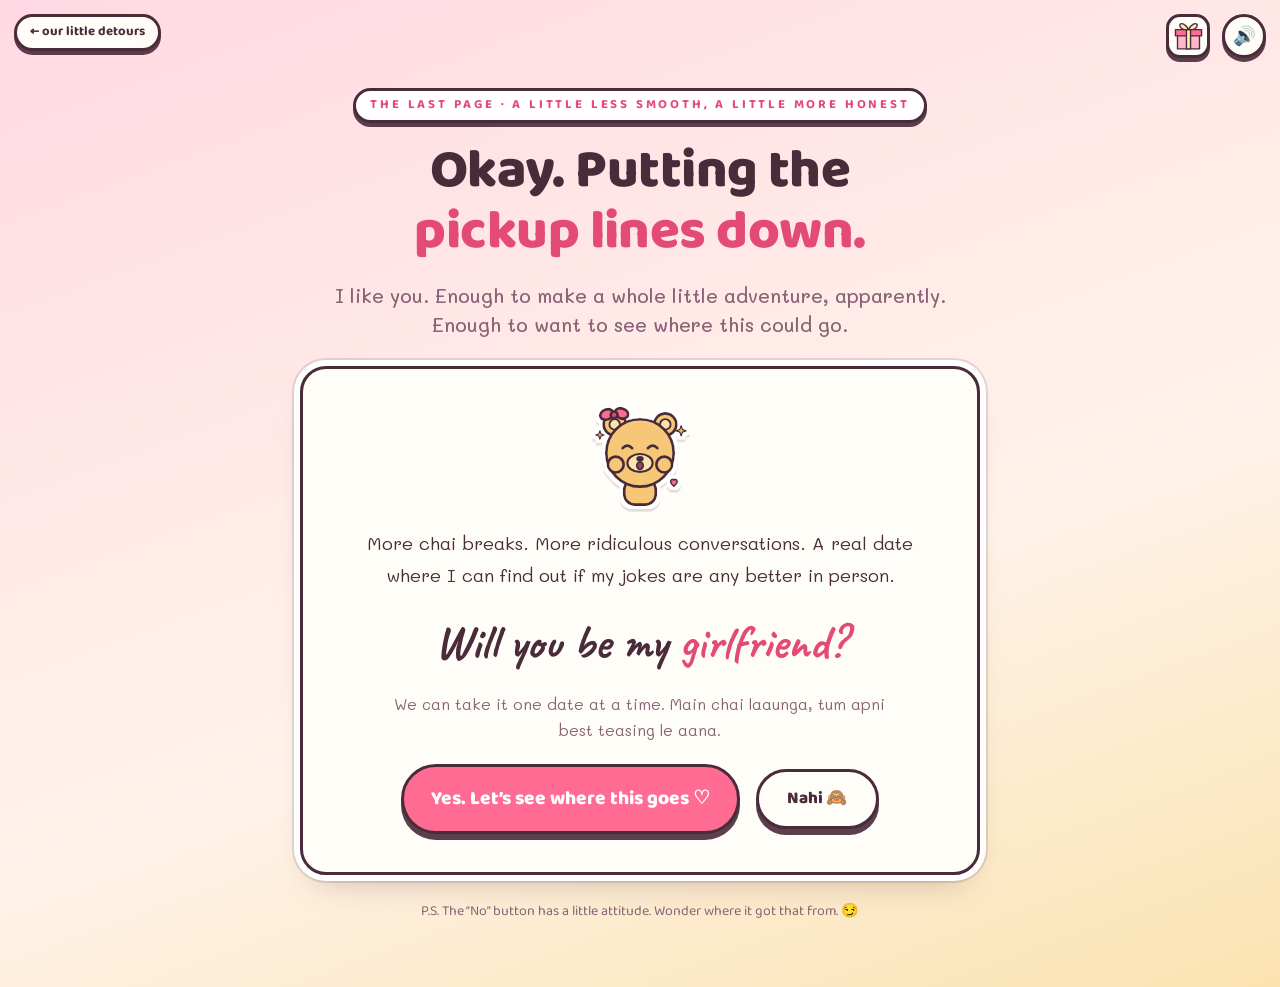
<file: invitation.html>
<!DOCTYPE html>
<html lang="en">
<head>
<meta charset="utf-8">
<meta name="viewport" content="width=device-width,initial-scale=1">
<title>One Honest Little Thing ♡</title>
<meta name="theme-color" content="#FFF3EA">
<link rel="icon" href="data:image/svg+xml,%3Csvg xmlns='http://www.w3.org/2000/svg' viewBox='0 0 24 24'%3E%3Cpath d='M12 21C7 16.5 2 12.5 2 8a5 5 0 0 1 9-3 5 5 0 0 1 9 3c0 4.5-5 8.5-10 13Z' fill='%23FF6B93' stroke='%234A2B3A' stroke-width='1.6'/%3E%3C/svg%3E">
<link rel="preconnect" href="https://fonts.googleapis.com">
<link rel="preconnect" href="https://fonts.gstatic.com" crossorigin>
<link href="https://fonts.googleapis.com/css2?family=Baloo+2:wght@600;700;800&family=Caveat:wght@500;600;700&family=Mali:wght@400;500;600;700&display=swap" rel="stylesheet">
<link rel="stylesheet" href="css/style.css?v=5">
</head>
<body class="page pg-invitation" data-hearts="">



<nav class="corner-nav" aria-label="Story navigation"><a class="chip" data-nav href="choose.html">← our little detours</a></nav>
<main class="scene story-scene">
<div class="stack story-heading"><span class="eyebrow">the last page · a little less smooth, a little more honest</span><h1 class="title">Okay. Putting the<br><span class="hl">pickup lines down.</span></h1><p class="sub">I like you. Enough to make a whole little adventure, apparently. Enough to want to see where this could go.</p></div>
<section class="sticker-card invitation-card">
  <div class="scene-buddy" data-sticker="bear-blush" aria-hidden="true"></div>
  <p class="story-prose">More chai breaks. More ridiculous conversations. A real date where I can find out if my jokes are any better in person.</p>
  <h2 class="proposal-q">Will you be my <span class="hl">girlfriend?</span></h2>
  <p class="story-aside">We can take it one date at a time. Main chai laaunga, tum apni best teasing le aana.</p>
  <div class="answer-row">
    <a id="yesBtn" class="btn btn-love btn-big" data-celebrate data-via-link href="yes.html">Yes. Let’s see where this goes ♡</a>
    <button class="btn btn-no" type="button" data-dodge>Nahi 🙈</button>
  </div>
</section>
<p class="story-caption">P.S. The “No” button has a little attitude. Wonder where it got that from. 😏</p>
</main>

<script src="js/stickers.js?v=4" defer></script>
<script src="js/shared.js?v=6" defer></script>
<script src="js/story.js?v=5" defer></script>
</body>
</html>
</file>
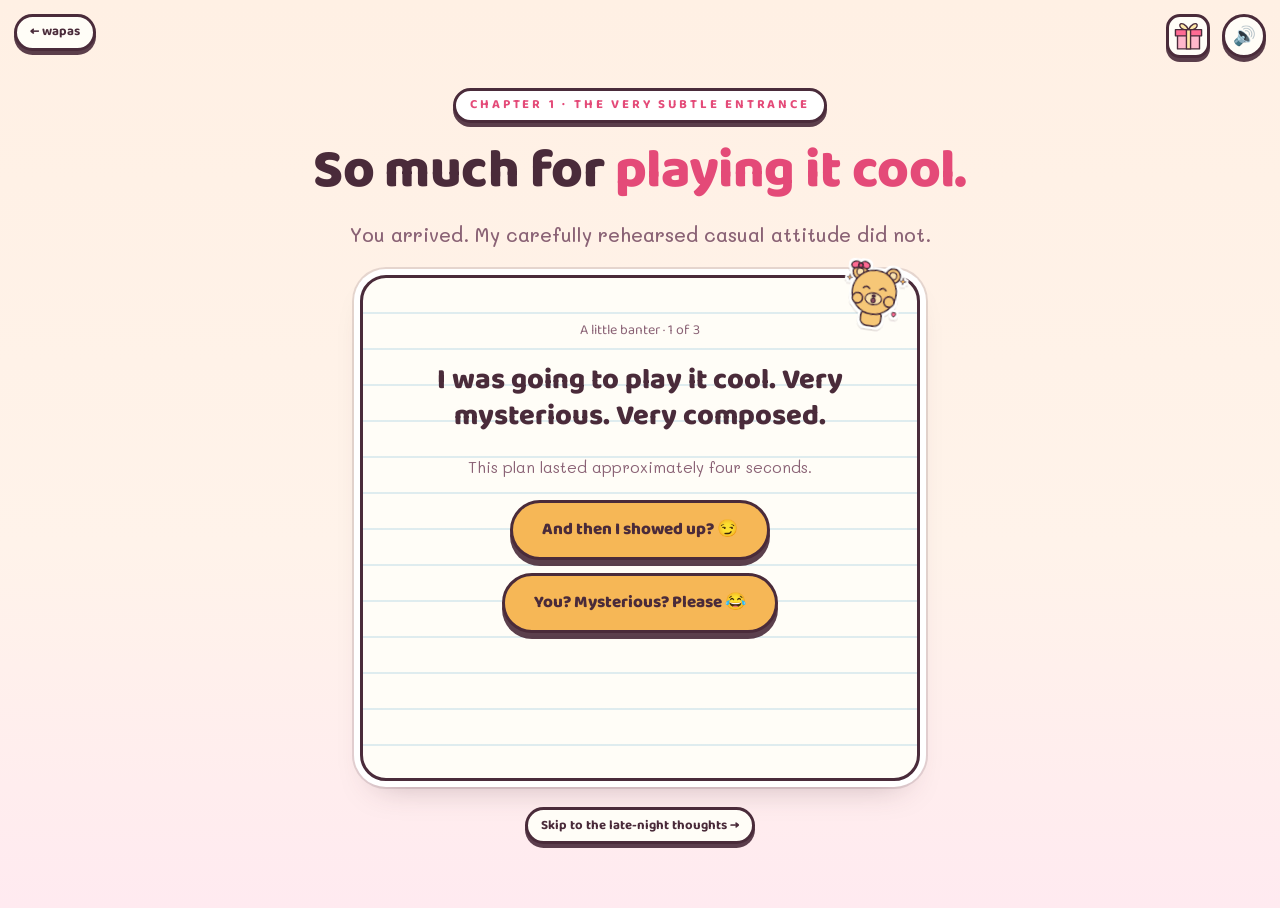
<file: journey.html>
<!DOCTYPE html>
<html lang="en">
<head>
<meta charset="utf-8">
<meta name="viewport" content="width=device-width,initial-scale=1">
<title>So Much for Playing It Cool 😏</title>
<meta name="theme-color" content="#FFF3EA">
<link rel="icon" href="data:image/svg+xml,%3Csvg xmlns='http://www.w3.org/2000/svg' viewBox='0 0 24 24'%3E%3Cpath d='M12 21C7 16.5 2 12.5 2 8a5 5 0 0 1 9-3 5 5 0 0 1 9 3c0 4.5-5 8.5-10 13Z' fill='%23FF6B93' stroke='%234A2B3A' stroke-width='1.6'/%3E%3C/svg%3E">
<link rel="preconnect" href="https://fonts.googleapis.com">
<link rel="preconnect" href="https://fonts.gstatic.com" crossorigin>
<link href="https://fonts.googleapis.com/css2?family=Baloo+2:wght@600;700;800&family=Caveat:wght@500;600;700&family=Mali:wght@400;500;600;700&display=swap" rel="stylesheet">
<link rel="stylesheet" href="css/style.css?v=5">
</head>
<body class="page pg-journey" data-hearts="">

<nav class="corner-nav" aria-label="Story navigation"><a class="chip" data-nav href="index.html">← wapas</a></nav>

<main class="scene story-scene">
<div class="stack story-heading"><span class="eyebrow">chapter 1 · the very subtle entrance</span><h1 class="title">So much for <span class="hl">playing it cool.</span></h1><p class="sub">You arrived. My carefully rehearsed casual attitude did not.</p></div>
<section class="quiz-wrap" id="banter" aria-label="A little banter">
  <div class="quiz-buddy" data-sticker="bear-blush" aria-hidden="true"></div>
  <div class="quiz-card banter-card">
    <p class="story-caption" id="banterCount"></p>
    <h2 class="quiz-q" id="banterLine" tabindex="-1"></h2>
    <p class="story-aside" id="banterAside"></p>
    <div class="quiz-opts" id="banterOptions"></div>
    <p class="story-reply" id="banterReply" role="status"></p>
    <button class="btn btn-love" id="banterNext" type="button" hidden>Go on, then →</button>
    <a class="btn btn-love" id="banterFinish" data-nav href="midnight.html" hidden>Let’s hear these lines →</a>
  </div>
</section>
<a class="chip" data-nav href="midnight.html">Skip to the late-night thoughts →</a>
</main>

<script src="js/stickers.js?v=4" defer></script>
<script src="js/shared.js?v=6" defer></script>
<script src="js/story.js?v=5" defer></script>
</body>
</html>
</file>
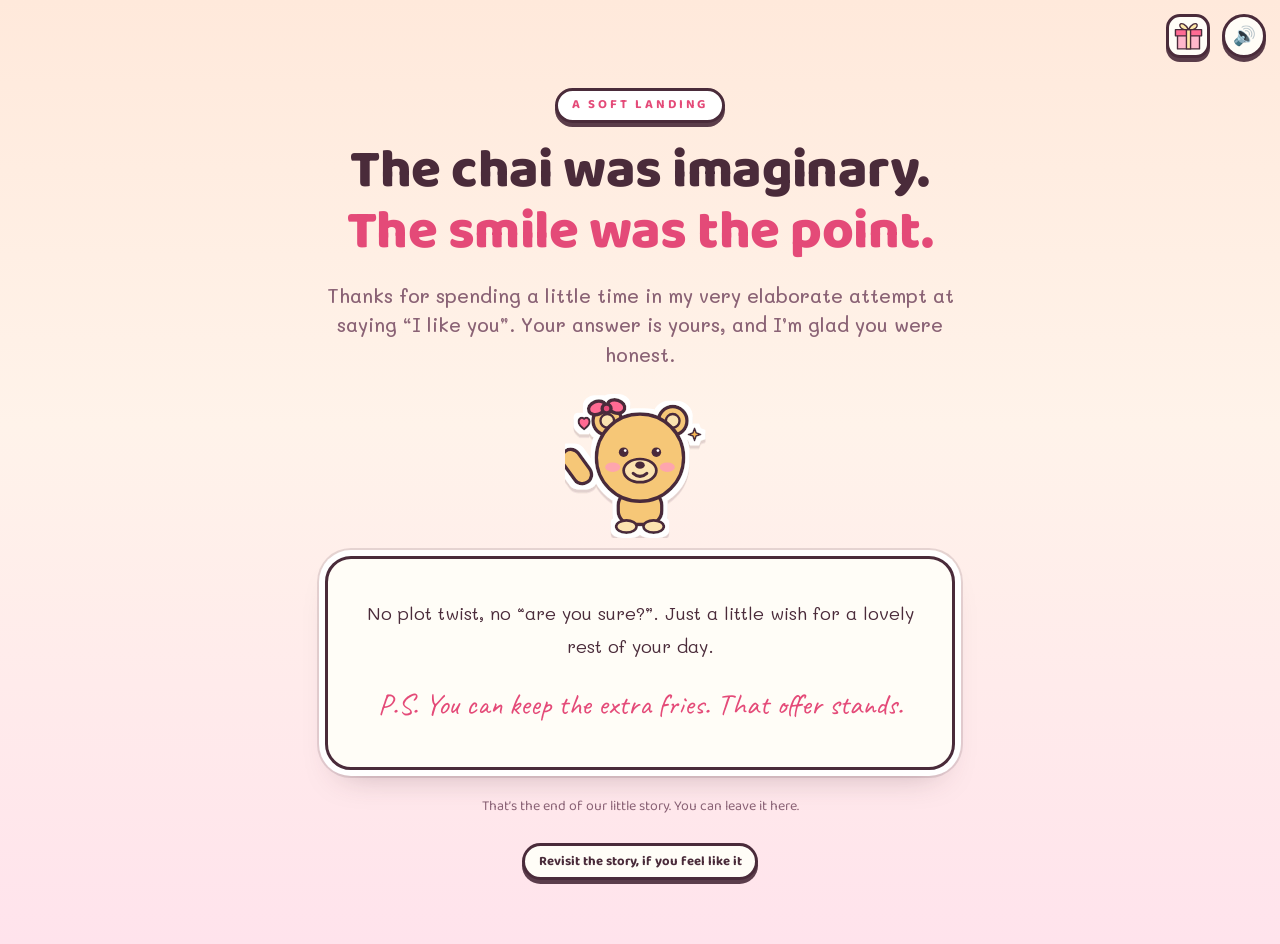
<file: later.html>
<!DOCTYPE html>
<html lang="en">
<head>
<meta charset="utf-8">
<meta name="viewport" content="width=device-width,initial-scale=1">
<title>Thanks for the Little Adventure 🌷</title>
<meta name="theme-color" content="#FFF3EA">
<link rel="icon" href="data:image/svg+xml,%3Csvg xmlns='http://www.w3.org/2000/svg' viewBox='0 0 24 24'%3E%3Cpath d='M12 21C7 16.5 2 12.5 2 8a5 5 0 0 1 9-3 5 5 0 0 1 9 3c0 4.5-5 8.5-10 13Z' fill='%23FF6B93' stroke='%234A2B3A' stroke-width='1.6'/%3E%3C/svg%3E">
<link rel="preconnect" href="https://fonts.googleapis.com">
<link rel="preconnect" href="https://fonts.gstatic.com" crossorigin>
<link href="https://fonts.googleapis.com/css2?family=Baloo+2:wght@600;700;800&family=Caveat:wght@500;600;700&family=Mali:wght@400;500;600;700&display=swap" rel="stylesheet">
<link rel="stylesheet" href="css/style.css?v=5">
</head>
<body class="page pg-letter" data-hearts="">



<main class="scene story-scene">
<div class="stack story-heading"><span class="eyebrow">a soft landing</span><h1 class="title">The chai was imaginary.<br><span class="hl">The smile was the point.</span></h1><p class="sub">Thanks for spending a little time in my very elaborate attempt at saying “I like you”. Your answer is yours, and I’m glad you were honest.</p></div>
<div class="scene-buddy farewell-buddy" data-sticker="bear-wave" aria-hidden="true"></div>
<div class="sticker-card story-card"><p class="story-prose">No plot twist, no “are you sure?”. Just a little wish for a lovely rest of your day.</p><p class="hand farewell-note">P.S. You can keep the extra fries. That offer stands.</p></div>
<p class="story-caption">That’s the end of our little story. You can leave it here.</p>
<a class="chip" data-nav href="index.html">Revisit the story, if you feel like it</a>
</main>

<script src="js/stickers.js?v=4" defer></script>
<script src="js/shared.js?v=6" defer></script>
<script src="js/story.js?v=5" defer></script>
</body>
</html>
</file>
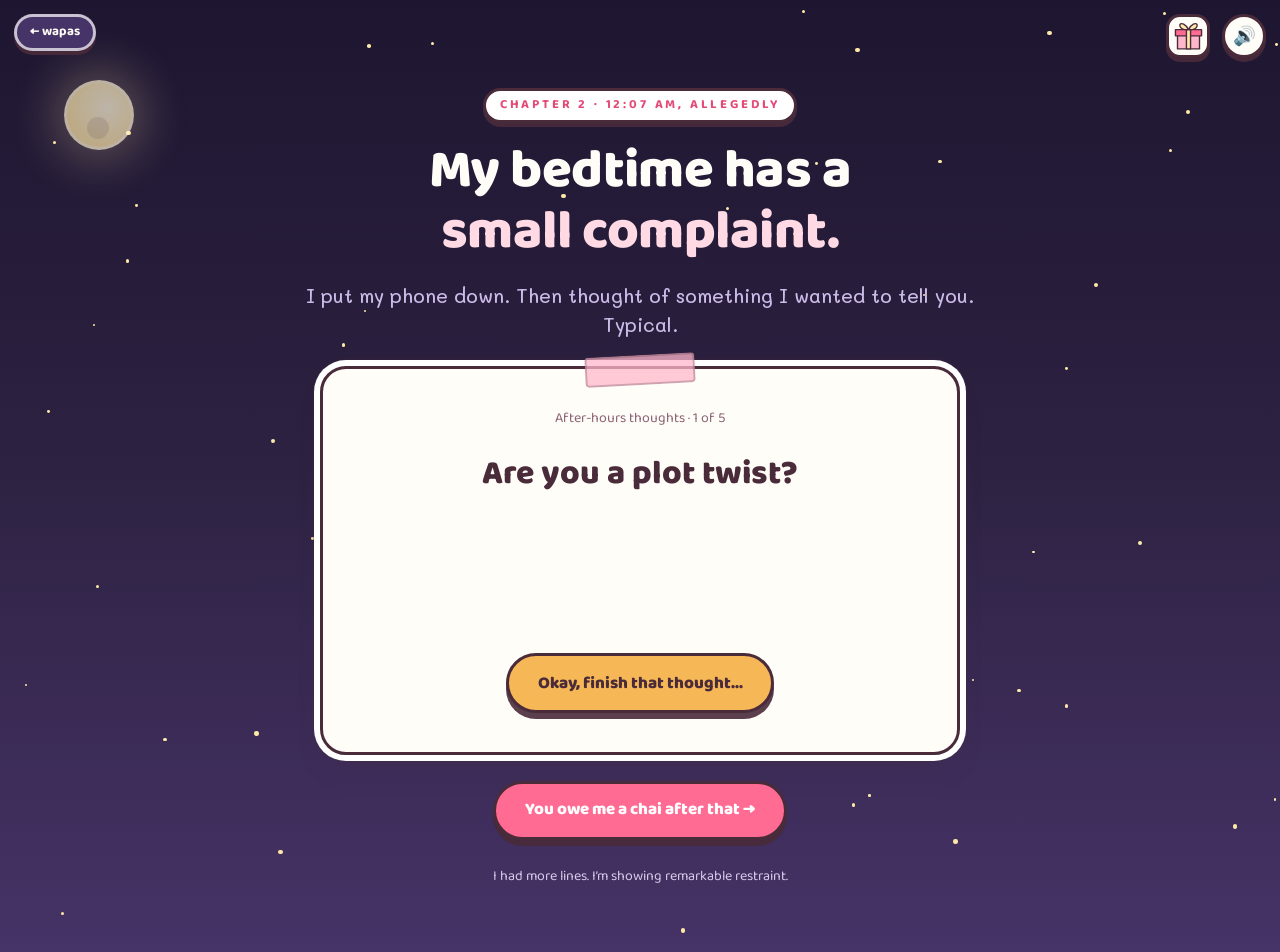
<file: midnight.html>
<!DOCTYPE html>
<html lang="en">
<head>
<meta charset="utf-8">
<meta name="viewport" content="width=device-width,initial-scale=1">
<title>A Small Complaint from My Bedtime 🌙</title>
<meta name="theme-color" content="#2C2140">
<link rel="icon" href="data:image/svg+xml,%3Csvg xmlns='http://www.w3.org/2000/svg' viewBox='0 0 24 24'%3E%3Cpath d='M12 21C7 16.5 2 12.5 2 8a5 5 0 0 1 9-3 5 5 0 0 1 9 3c0 4.5-5 8.5-10 13Z' fill='%23FF6B93' stroke='%234A2B3A' stroke-width='1.6'/%3E%3C/svg%3E">
<link rel="preconnect" href="https://fonts.googleapis.com">
<link rel="preconnect" href="https://fonts.gstatic.com" crossorigin>
<link href="https://fonts.googleapis.com/css2?family=Baloo+2:wght@600;700;800&family=Caveat:wght@500;600;700&family=Mali:wght@400;500;600;700&display=swap" rel="stylesheet">
<link rel="stylesheet" href="css/style.css?v=5">
</head>
<body class="page pg-stars pg-midnight" data-hearts="night">
<div class="ambient-stars" data-starfield="55" aria-hidden="true"></div>
<nav class="corner-nav" aria-label="Story navigation"><a class="chip" data-nav href="journey.html">← wapas</a></nav>

<main class="scene story-scene">
<div class="moon" aria-hidden="true"></div>
<div class="stack story-heading"><span class="eyebrow">chapter 2 · 12:07 am, allegedly</span><h1 class="title">My bedtime has a<br><span class="hl">small complaint.</span></h1><p class="sub">I put my phone down. Then thought of something I wanted to tell you. Typical.</p></div>
<section class="sticker-card line-card" id="lineDeck" aria-label="Late-night pickup lines">
  <div class="tape" aria-hidden="true"></div>
  <p class="story-caption" id="lineCount"></p>
  <h2 class="line-setup" id="lineSetup"></h2>
  <div class="line-payoff" aria-live="polite" aria-atomic="true">
    <p id="lineAnswer" hidden></p>
    <p class="story-aside" id="lineFoot" hidden></p>
  </div>
  <button class="btn btn-honey" type="button" id="lineReveal" aria-controls="lineAnswer lineFoot" aria-expanded="false">Okay, finish that thought…</button>
  <button class="btn btn-honey" type="button" id="lineNext" hidden>Another one? Go on 😏</button>
</section>
<a class="btn btn-love" id="midnightContinue" data-nav href="chai.html">You owe me a chai after that →</a>
<p class="story-caption night-caption">I had more lines. I’m showing remarkable restraint.</p>
</main>

<script src="js/stickers.js?v=4" defer></script>
<script src="js/shared.js?v=6" defer></script>
<script src="js/story.js?v=5" defer></script>
</body>
</html>
</file>
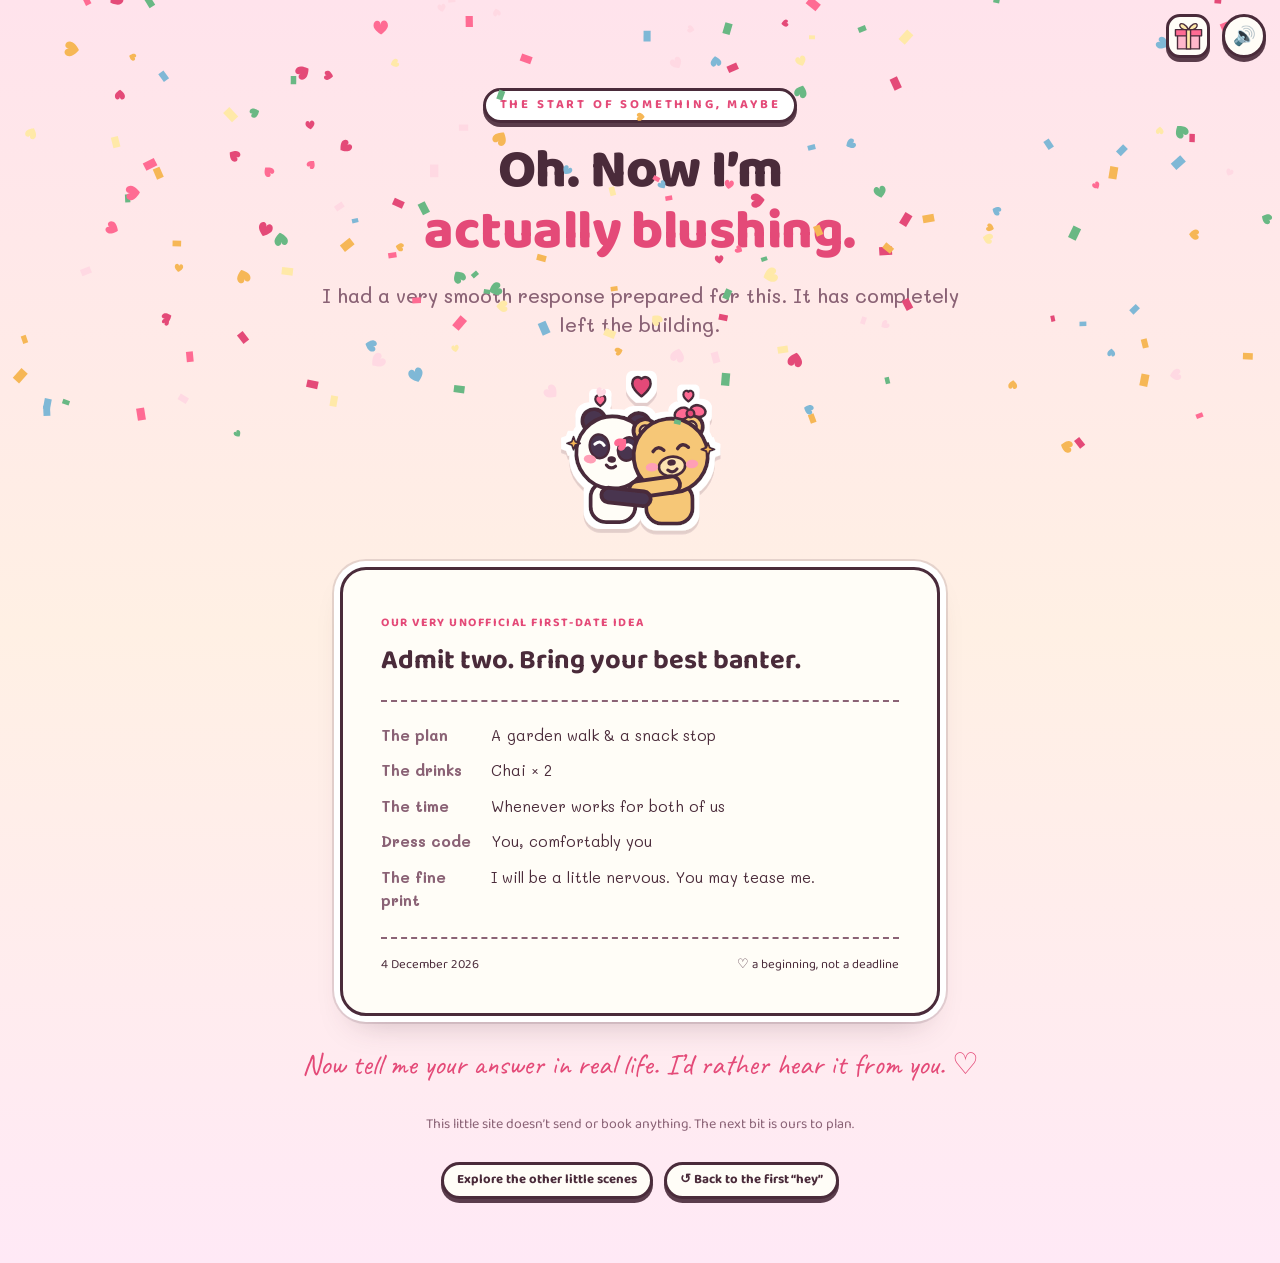
<file: yes.html>
<!DOCTYPE html>
<html lang="en">
<head>
<meta charset="utf-8">
<meta name="viewport" content="width=device-width,initial-scale=1">
<title>Oh. Now I’m Actually Blushing 💖</title>
<meta name="theme-color" content="#FFF3EA">
<link rel="icon" href="data:image/svg+xml,%3Csvg xmlns='http://www.w3.org/2000/svg' viewBox='0 0 24 24'%3E%3Cpath d='M12 21C7 16.5 2 12.5 2 8a5 5 0 0 1 9-3 5 5 0 0 1 9 3c0 4.5-5 8.5-10 13Z' fill='%23FF6B93' stroke='%234A2B3A' stroke-width='1.6'/%3E%3C/svg%3E">
<link rel="preconnect" href="https://fonts.googleapis.com">
<link rel="preconnect" href="https://fonts.gstatic.com" crossorigin>
<link href="https://fonts.googleapis.com/css2?family=Baloo+2:wght@600;700;800&family=Caveat:wght@500;600;700&family=Mali:wght@400;500;600;700&display=swap" rel="stylesheet">
<link rel="stylesheet" href="css/style.css?v=5">
</head>
<body class="page pg-yes" data-hearts="">



<canvas id="confettiCanvas" aria-hidden="true"></canvas>
<main class="scene story-scene">
<div class="stack story-heading"><span class="eyebrow">the start of something, maybe</span><h1 class="title">Oh. Now I’m<br><span class="hl">actually blushing.</span></h1><p class="sub">I had a very smooth response prepared for this. It has completely left the building.</p></div>
<div class="hug-wrap" data-sticker="pair-hug" aria-hidden="true"></div>
<section class="sticker-card date-ticket" aria-label="Our unofficial first-date idea">
  <span class="ticket-label">OUR VERY UNOFFICIAL FIRST-DATE IDEA</span>
  <h2>Admit two. Bring your best banter.</h2>
  <dl><dt>The plan</dt><dd data-plan>A garden walk &amp; a snack stop</dd><dt>The drinks</dt><dd><span data-drink>Chai</span> × 2</dd><dt>The time</dt><dd>Whenever works for both of us</dd><dt>Dress code</dt><dd>You, comfortably you</dd><dt>The fine print</dt><dd>I will be a little nervous. You may tease me.</dd></dl>
  <div class="ticket-footer"><span id="issueDate"></span><span>♡ a beginning, not a deadline</span></div>
</section>
<p class="hand farewell-note">Now tell me your answer in real life. I’d rather hear it from you. ♡</p>
<p class="story-caption">This little site doesn’t send or book anything. The next bit is ours to plan.</p>
<div class="end-links"><a class="chip" data-nav href="choose.html">Explore the other little scenes</a><a class="chip" data-nav href="index.html">↺ Back to the first “hey”</a></div>
</main>

<script src="js/stickers.js?v=4" defer></script>
<script src="js/shared.js?v=6" defer></script>
<script src="js/story.js?v=5" defer></script>
</body>
</html>
</file>
<file: css/style.css>
/* ============================================================
   L1 — a tiny adventure, made with pyaar
   Strawberry-milk sticker-sheet design system
   ============================================================ */

:root{
  --cream:#FFF3EA;
  --paper:#FFFDF7;
  --ink:#4A2B3A;
  --ink-soft:#8A6275;
  --berry:#FF6B93;
  --berry-deep:#E44A78;
  --blush:#FFD9E3;
  --honey:#F6B756;
  --honey-soft:#FBE3B0;
  --leaf:#69B884;
  --leaf-deep:#3E8E63;
  --sky:#BFE3F2;
  --sky-deep:#7FB8D6;
  --night:#2C2140;
  --night-2:#463367;
  --star:#FFE9A8;
  --gold:#F2B23E;
  --gold-hi:#FFDE8A;
  --gold-deep:#C8862A;
  --white:#fff;

  --font-display:"Baloo 2","Segoe Print","Comic Sans MS",cursive;
  --font-body:"Mali","Segoe Print","Comic Sans MS",cursive;
  --font-hand:"Caveat","Ink Free","Segoe Script",cursive;

  --line:3px solid var(--ink);
  --r-lg:26px;
  --r-md:18px;
  --pop:0 6px 0 rgba(74,43,58,.9);
  --pop-sm:0 4px 0 rgba(74,43,58,.9);
}

*,*::before,*::after{box-sizing:border-box;margin:0;padding:0}

html{scroll-behavior:smooth}

body{
  font-family:var(--font-body);
  color:var(--ink);
  background:var(--cream);
  min-height:100vh;
  overflow-x:hidden;
  line-height:1.55;
}

img,svg{max-width:100%;display:block}

a{color:var(--berry-deep)}

::selection{background:var(--berry);color:#fff}

:focus-visible{
  outline:3px dashed var(--berry-deep);
  outline-offset:4px;
  border-radius:8px;
}

/* page enter */
@keyframes pageIn{from{opacity:0;transform:translateY(14px)}to{opacity:1;transform:none}}
.page{animation:pageIn .55s cubic-bezier(.22,.9,.36,1) both}

/* ---------------------------------------------------------
   Type
--------------------------------------------------------- */
.eyebrow{
  display:inline-block;
  font-family:var(--font-display);
  font-weight:700;
  font-size:.8rem;
  letter-spacing:.22em;
  text-transform:uppercase;
  color:var(--berry-deep);
  background:var(--white);
  border:var(--line);
  border-radius:999px;
  padding:.35em 1.1em;
  box-shadow:var(--pop-sm);
}

.title{
  font-family:var(--font-display);
  font-weight:800;
  font-size:clamp(2rem,5.5vw,3.4rem);
  line-height:1.12;
  letter-spacing:-.01em;
}

.hl{color:var(--berry-deep)}

.sub{
  font-size:clamp(1rem,2.4vw,1.2rem);
  font-weight:500;
  color:var(--ink-soft);
  max-width:34em;
}

.hand{font-family:var(--font-hand)}

/* sticker letters — chubby outlined display words */
.sticker-word{
  font-family:var(--font-display);
  font-weight:800;
  -webkit-text-stroke:2px var(--ink);
  paint-order:stroke fill;
  text-shadow:0 2px 0 var(--ink),0 4px 0 rgba(74,43,58,.35);
}
.sticker-word span{
  display:inline-block;
  animation:letterBob 2.8s ease-in-out infinite;
  animation-delay:calc(var(--i,0)*.12s);
}
.sticker-word .c1{color:var(--berry)}
.sticker-word .c2{color:var(--honey)}
.sticker-word .c3{color:var(--leaf)}
.sticker-word .c4{color:var(--sky-deep)}
@keyframes letterBob{
  0%,100%{transform:translateY(0) rotate(-2deg)}
  50%{transform:translateY(-9px) rotate(3deg)}
}

/* ---------------------------------------------------------
   Buttons — squishy plush
--------------------------------------------------------- */
.btn{
  display:inline-flex;
  align-items:center;
  justify-content:center;
  gap:.5em;
  font-family:var(--font-display);
  font-weight:800;
  font-size:1.06rem;
  padding:.8em 1.7em;
  border:var(--line);
  border-radius:999px;
  background:var(--paper);
  color:var(--ink);
  cursor:pointer;
  text-decoration:none;
  box-shadow:var(--pop);
  transition:transform .12s ease,box-shadow .12s ease,background .2s;
  user-select:none;
  touch-action:manipulation;
}
.btn:hover{transform:translateY(-2px);box-shadow:0 8px 0 rgba(74,43,58,.9)}
.btn:active{transform:translateY(4px);box-shadow:0 1px 0 rgba(74,43,58,.9)}

.btn-love{background:var(--berry);color:#fff}
.btn-love:hover{background:var(--berry-deep)}
.btn-honey{background:var(--honey)}
.btn-ghost{background:transparent;box-shadow:none;border-color:transparent;color:var(--ink-soft);font-weight:700}
.btn-ghost:hover{color:var(--berry-deep);transform:none}

.btn-big{font-size:clamp(1.15rem,3vw,1.5rem);padding:.9em 2em}

/* dodging "no" button */
.btn-no{position:relative;transition:transform .28s cubic-bezier(.3,1.4,.5,1),opacity .3s,font-size .3s}
.btn-no.gave-up{background:var(--blush);font-size:.85rem;padding:.6em 1.2em}

/* ---------------------------------------------------------
   Sticker cards — die-cut white edge
--------------------------------------------------------- */
.sticker-card{
  background:var(--paper);
  border:var(--line);
  border-radius:var(--r-lg);
  box-shadow:0 0 0 6px var(--white),0 0 0 8px rgba(74,43,58,.14),0 18px 34px -16px rgba(74,43,58,.35);
  padding:clamp(1.4rem,4vw,2.4rem);
}

.tape{
  position:absolute;
  top:-14px;left:50%;
  transform:translateX(-50%) rotate(-3deg);
  width:110px;height:30px;
  background:rgba(255,183,203,.75);
  border:2px solid rgba(74,43,58,.25);
  border-radius:4px;
}

/* ---------------------------------------------------------
   Layout scaffolding
--------------------------------------------------------- */
.scene{
  position:relative;
  min-height:100vh;
  min-height:100svh;
  display:flex;
  flex-direction:column;
  align-items:center;
  justify-content:center;
  text-align:center;
  padding:clamp(1.2rem,4vw,3rem);
  gap:clamp(.9rem,2.5vw,1.4rem);
  overflow:hidden;
}

.stack{display:flex;flex-direction:column;align-items:center;gap:clamp(.8rem,2vw,1.2rem);position:relative;z-index:5}

.corner-nav{
  position:fixed;
  top:14px;left:14px;
  z-index:60;
  display:flex;gap:8px;
}
.chip{
  font-family:var(--font-display);
  font-weight:700;
  font-size:.82rem;
  background:var(--paper);
  border:var(--line);
  border-radius:999px;
  padding:.4em 1em;
  color:var(--ink);
  text-decoration:none;
  box-shadow:var(--pop-sm);
}
.chip:hover{background:var(--blush)}

#muteBtn{
  position:fixed;top:14px;right:14px;z-index:60;
  width:44px;height:44px;border-radius:50%;
  border:var(--line);background:var(--paper);
  font-size:1.15rem;cursor:pointer;box-shadow:var(--pop-sm);
  display:flex;align-items:center;justify-content:center;
}
#muteBtn:active{transform:translateY(3px);box-shadow:none}

.gift-button{
  position:fixed;top:14px;right:70px;z-index:60;
  width:44px;height:44px;display:grid;place-items:center;
  background:var(--paper);border:var(--line);border-radius:14px;
  box-shadow:var(--pop-sm);text-decoration:none;
  transition:transform .2s,background .2s;
}
.gift-button svg{width:33px;height:33px;stroke:var(--ink);stroke-width:2;stroke-linejoin:round}
.gift-button:hover{transform:rotate(-8deg) translateY(-2px);background:var(--blush)}
.gift-button:active{transform:translateY(3px);box-shadow:none}
.gift-tooltip{
  position:absolute;top:calc(100% + 12px);right:0;
  padding:5px 12px;border:2px solid var(--ink);border-radius:999px;
  color:var(--ink);background:var(--paper);white-space:nowrap;
  font:700 .85rem var(--font-display);opacity:0;pointer-events:none;
  transform:translateY(-4px);transition:opacity .2s,transform .2s;
}
.gift-button:hover .gift-tooltip,.gift-button:focus-visible .gift-tooltip{opacity:1;transform:none}

/* ---------------------------------------------------------
   Ambient: clouds, floating hearts, sparkles
--------------------------------------------------------- */
.cloud{
  position:absolute;
  background:var(--white);
  border:var(--line);
  border-radius:999px;
  opacity:.9;
  animation:cloudDrift 26s linear infinite;
}
.cloud::before,.cloud::after{
  content:"";position:absolute;background:inherit;border:inherit;border-radius:50%;
}
.cloud::before{width:55%;height:120%;left:12%;top:-58%}
.cloud::after{width:38%;height:85%;right:14%;top:-38%}
@keyframes cloudDrift{
  from{transform:translateX(-16vw)}
  to{transform:translateX(116vw)}
}

.heart-float{
  position:fixed;
  bottom:-40px;
  z-index:1;
  pointer-events:none;
  animation:heartRise linear forwards;
}
@keyframes heartRise{
  0%{transform:translateY(0) rotate(-8deg);opacity:0}
  12%{opacity:.9}
  100%{transform:translateY(-112vh) rotate(14deg);opacity:0}
}

.sparkle{
  position:absolute;
  color:var(--gold);
  animation:sparkleTwinkle 1.8s ease-in-out infinite;
  pointer-events:none;
  font-size:1.1rem;
}
@keyframes sparkleTwinkle{
  0%,100%{opacity:.15;transform:scale(.7) rotate(0)}
  50%{opacity:1;transform:scale(1.15) rotate(20deg)}
}

/* character sticker placement helper */
.sticker{filter:none}
.sticker svg{width:100%;height:auto}
.sticker.bob{animation:stickerBob 3.4s ease-in-out infinite}
@keyframes stickerBob{
  0%,100%{transform:translateY(0) rotate(-2deg)}
  50%{transform:translateY(-10px) rotate(2deg)}
}

/* burst hearts on click of yes */
.burst-heart{
  position:fixed;z-index:80;pointer-events:none;
  animation:burstFly .9s ease-out forwards;
}
@keyframes burstFly{
  from{transform:translate(0,0) scale(.6) rotate(0);opacity:1}
  to{transform:translate(var(--bx),var(--by)) scale(1.3) rotate(var(--br));opacity:0}
}

/* heart-wipe page transition */
#wipe{
  position:fixed;inset:0;z-index:100;
  display:flex;align-items:center;justify-content:center;
  background:var(--berry);
  clip-path:circle(0% at 50% 50%);
  pointer-events:none;
  transition:clip-path .38s cubic-bezier(.5,0,.8,.4);
}
#wipe.in{clip-path:circle(75% at 50% 50%);pointer-events:all}
#wipe svg{width:90px;animation:wipePulse .5s ease-in-out infinite alternate}
@keyframes wipePulse{from{transform:scale(.9)}to{transform:scale(1.1)}}

/* ============================================================
   3D — THE PROMISE RING
   band = cylinder of segments, gem billboards on top
   ============================================================ */
.ring-stage{
  position:relative;
  width:230px;height:250px;
  display:flex;align-items:flex-end;justify-content:center;
  perspective:900px;
  margin-inline:auto;
}
.ring-tilt{
  transform-style:preserve-3d;
  transform:rotateX(-10deg);
  width:100%;height:190px;
  position:relative;
}
.ring3d{
  position:absolute;
  left:50%;top:56%;
  width:0;height:0;
  transform-style:preserve-3d;
  animation:ringSpin 9s linear infinite;
}
@keyframes ringSpin{from{transform:rotateY(0)}to{transform:rotateY(360deg)}}

.ring-seg{
  position:absolute;
  left:0;top:0;
  width:13px;height:18px;
  margin:-9px 0 0 -6.5px;
  background:linear-gradient(180deg,var(--gold-hi) 0%,var(--gold) 52%,var(--gold-deep) 100%);
  border-radius:4px;
  box-shadow:inset 0 0 3px rgba(255,255,255,.55);
}

.gem-mount{
  position:absolute;
  left:0;top:0;
  transform-style:preserve-3d;
}
.gem{
  position:absolute;
  left:-28px;top:-28px;
  width:56px;height:56px;
  transform-style:preserve-3d;
}
.gem-face{
  position:absolute;inset:0;
  clip-path:polygon(50% 0,100% 38%,50% 100%,0 38%);
  background:linear-gradient(160deg,#ffffff 0%,var(--sky) 34%,#8ED0EA 60%,#DFF4FF 100%);
  border:2px solid rgba(74,43,58,.55);
  box-shadow:inset 0 0 14px rgba(255,255,255,.9);
}
.gem-face.f2{transform:rotateY(90deg)}
.gem-glow{
  position:absolute;
  left:50%;top:-8px;
  width:120px;height:120px;
  margin-left:-60px;
  transform:translateZ(-46px);
  background:radial-gradient(circle,rgba(255,233,168,.7) 0%,rgba(255,233,168,0) 62%);
  pointer-events:none;
  animation:glowPulse 2.6s ease-in-out infinite;
}
@keyframes glowPulse{0%,100%{opacity:.5;scale:.9}50%{opacity:1;scale:1.05}}

.ring-shadow{
  position:absolute;
  bottom:2px;left:50%;
  width:150px;height:24px;
  transform:translateX(-50%) translateZ(-50px);
  background:radial-gradient(ellipse,rgba(74,43,58,.28) 0%,transparent 68%);
  animation:shadowBreathe 9s linear infinite;
}
@keyframes shadowBreathe{0%,100%{scale:1}50%{scale:.86}}

.ring-stage .sparkle{z-index:5}

.ring-stage.mini{width:150px;height:160px}
.ring-stage.mini .ring-tilt{height:120px;transform:rotateX(14deg) scale(.62)}

/* ============================================================
   3D — THE ENVELOPE  (index hero)
   ============================================================ */
.env-stage{
  perspective:1200px;
  width:min(400px,86vw);
  aspect-ratio:40/27;
  margin-inline:auto;
  position:relative;
  z-index:6;
}
.env{
  position:absolute;inset:0;
  transform-style:preserve-3d;
  transform:rotateX(9deg) rotateY(-7deg);
  animation:envFloat 4.5s ease-in-out infinite;
  cursor:pointer;
}
@keyframes envFloat{
  0%,100%{translate:0 0}
  50%{translate:0 -13px}
}
.env:hover .env-hint{opacity:1}

.env-back{
  position:absolute;inset:0;
  background:#FFE4EC;
  border:var(--line);
  border-radius:12px;
  transform:translateZ(-6px);
  box-shadow:0 26px 40px -18px rgba(74,43,58,.4);
}
.env-liner{
  position:absolute;inset:4% 3%;
  clip-path:polygon(0 0,100% 0,50% 58%);
  background:repeating-linear-gradient(45deg,var(--blush) 0 12px,#ffd0dd 12px 24px);
  transform:translateZ(-5px);
}
.env-letter{
  position:absolute;
  left:6%;right:6%;top:5%;bottom:8%;
  background:var(--paper);
  border:var(--line);
  border-radius:8px;
  transform:translateZ(-2px);
  transition:transform .9s cubic-bezier(.34,1.3,.5,1) .45s;
  padding:14px 16px;
  overflow:hidden;
  font-family:var(--font-hand);
  font-size:clamp(1.05rem,3.4vw,1.4rem);
  line-height:1.35;
  text-align:left;
  color:var(--ink);
}
.env-letter .xo{color:var(--berry-deep);font-weight:700}
.env.open .env-letter{transform:translateZ(30px) translateY(-88%) rotate(-2deg) scale(1.05)}

.env-pocket{
  position:absolute;inset:0;
  clip-path:polygon(0 2%,50% 52%,100% 2%,100% 100%,0 100%);
  background:linear-gradient(180deg,#FFD3DF 0%,#FFC3D4 100%);
  border:var(--line);
  border-radius:12px;
  transform:translateZ(2px);
}
.env-pocket::after{
  content:"";
  position:absolute;inset:0;
  clip-path:polygon(0 2%,50% 52%,2% 100%,0 100%);
  background:rgba(74,43,58,.06);
}
.env-flap{
  position:absolute;
  left:0;right:0;top:0;
  height:56%;
  clip-path:polygon(0 0,100% 0,50% 100%);
  background:linear-gradient(180deg,#FF9FB8 0%,#FF8AA9 100%);
  border:var(--line);
  border-bottom:none;
  border-radius:12px 12px 0 0;
  transform-origin:top center;
  transform:translateZ(4px) rotateX(0);
  transition:transform .8s cubic-bezier(.6,.05,.3,1);
  backface-visibility:visible;
}
.env.open .env-flap{transform:translateZ(-4px) rotateX(168deg)}

.env-seal{
  position:absolute;
  left:50%;top:44%;
  width:64px;height:64px;
  transform:translate(-50%,-50%) translateZ(8px);
  background:radial-gradient(circle at 35% 30%,#FF8AA9,var(--berry-deep) 70%);
  border:var(--line);
  border-radius:50%;
  display:flex;align-items:center;justify-content:center;
  font-size:1.6rem;
  color:#fff;
  box-shadow:0 4px 0 rgba(74,43,58,.5);
  transition:transform .4s,opacity .4s;
}
.env.open .env-seal{transform:translate(-50%,-50%) translateZ(8px) scale(0);opacity:0}

.env-hint{
  position:absolute;
  bottom:-46px;left:50%;
  transform:translateX(-50%);
  font-family:var(--font-display);
  font-weight:700;
  font-size:.9rem;
  color:var(--ink-soft);
  white-space:nowrap;
  opacity:.85;
  transition:opacity .3s;
  animation:hintNudge 1.6s ease-in-out infinite;
}
@keyframes hintNudge{0%,100%{translate:-50% 0}50%{translate:-50% -5px}}

/* ============================================================
   3D — GIFT BOX with hinged lid (letter ending)
   ============================================================ */
.box-stage{
  position:relative;
  width:250px;height:250px;
  margin-inline:auto;
  perspective:760px;
  z-index:6;
}
.gift-box{
  position:absolute;
  left:50%;bottom:12px;
  translate:-50% 0;
  width:174px;height:112px;
  transform-style:preserve-3d;
  cursor:pointer;
}
.gift-base{
  position:absolute;inset:0;
  background:linear-gradient(180deg,#FF7FA2 0%,var(--berry-deep) 100%);
  border:var(--line);
  border-radius:10px 10px 16px 16px;
  box-shadow:0 16px 26px -12px rgba(74,43,58,.45);
}
.gift-base::before{
  content:"";
  position:absolute;top:0;bottom:0;left:50%;
  width:26px;translate:-50% 0;
  background:var(--honey);
  border-inline:3px solid var(--ink);
}
.gift-inside{
  position:absolute;
  left:10px;right:10px;top:5px;height:30px;
  background:radial-gradient(circle at 50% 130%,#FFF0F5,var(--blush));
  border:var(--line);
  border-radius:8px;
}
.gift-inside::after{
  content:"";
  position:absolute;left:14%;right:14%;top:50%;height:3px;
  background:rgba(74,43,58,.35);
  border-radius:2px;
}
.gift-lid{
  position:absolute;
  left:-10px;right:-10px;top:-24px;height:38px;
  background:linear-gradient(180deg,#FF9FB8,var(--berry));
  border:var(--line);
  border-radius:10px;
  transform-origin:50% 90%;
  transition:transform .85s cubic-bezier(.5,-.25,.3,1.15);
  z-index:3;
}
.gift-lid::before{
  content:"";
  position:absolute;top:0;bottom:0;left:50%;
  width:26px;translate:-50% 0;
  background:var(--honey);
  border-inline:3px solid var(--ink);
}
.gift-bow{
  position:absolute;
  left:50%;top:-16px;translate:-50% 0;
  width:66px;height:26px;
  z-index:4;
}
.gift-bow::before,.gift-bow::after{
  content:"";
  position:absolute;top:0;
  width:28px;height:22px;
  background:var(--honey);
  border:3px solid var(--ink);
  border-radius:50%;
}
.gift-bow::before{left:0;transform:rotate(-16deg)}
.gift-bow::after{right:0;transform:rotate(16deg)}
.gift-bow i{
  position:absolute;
  left:50%;top:3px;translate:-50% 0;
  width:15px;height:15px;
  background:var(--honey);
  border:3px solid var(--ink);
  border-radius:50%;
  z-index:2;
}
.gift-box.open .gift-lid{transform:rotateX(118deg) translateZ(8px)}
.box-ring-slot{
  position:absolute;
  left:50%;bottom:104px;
  translate:-50% 0;
  transform:translateY(34px) scale(.4);
  transform-origin:bottom center;
  opacity:0;
  transition:opacity .5s .4s,transform .95s cubic-bezier(.3,1.4,.5,1) .35s;
  pointer-events:none;
  z-index:2;
}
.box-stage.open .box-ring-slot{
  opacity:1;
  transform:translateY(-30px) scale(.74);
  z-index:8;
}
.box-hint{
  position:absolute;
  bottom:-26px;left:50%;
  transform:translateX(-50%);
  font-family:var(--font-display);
  font-weight:700;font-size:.88rem;color:var(--ink-soft);
  white-space:nowrap;
  animation:hintNudge 1.6s ease-in-out infinite;
}

/* ============================================================
   PAGE — INDEX
   ============================================================ */
.pg-index{background:linear-gradient(180deg,#FFEFF4 0%,var(--cream) 55%,#FFE9DB 100%)}
.pg-index .corner-sticker{
  position:absolute;
  bottom:-8px;
  width:clamp(110px,17vw,170px);
  z-index:4;
}
.pg-index .corner-sticker.l{left:clamp(4px,3vw,40px);rotate:-6deg}
.pg-index .corner-sticker.r{right:clamp(4px,3vw,40px);rotate:6deg}
.pg-index .cta-row{min-height:64px}
.pg-index .cta-row .btn{opacity:0;pointer-events:none;transform:translateY(12px);transition:opacity .5s .9s,transform .5s .9s}
.pg-index.opened .cta-row .btn{opacity:1;pointer-events:all;transform:none}

/* ============================================================
   PAGE — JOURNEY (quiz)
   ============================================================ */
.pg-journey{background:linear-gradient(180deg,#FFF0E4 0%,var(--cream) 60%,#FFEAF0 100%)}
.quiz-wrap{width:min(560px,94vw);position:relative;z-index:6}
.quiz-card{
  position:relative;
  background:
    repeating-linear-gradient(180deg,transparent 0 34px,rgba(127,184,214,.25) 34px 36px),
    var(--paper);
  border:var(--line);
  border-radius:var(--r-lg);
  box-shadow:0 0 0 6px var(--white),0 0 0 8px rgba(74,43,58,.14),0 18px 34px -16px rgba(74,43,58,.35);
  padding:clamp(1.6rem,5vw,2.6rem) clamp(1.2rem,4vw,2.2rem) clamp(1.8rem,5vw,2.4rem);
  min-height:300px;
  display:flex;flex-direction:column;align-items:center;justify-content:center;gap:1.1rem;
}
.quiz-card.swap{animation:cardSwap .45s ease}
@keyframes cardSwap{
  0%{transform:rotate(0) scale(1);opacity:1}
  45%{transform:rotate(-3deg) scale(.92);opacity:0}
  55%{transform:rotate(3deg) scale(.92);opacity:0}
  100%{transform:rotate(0) scale(1);opacity:1}
}
.quiz-q{
  font-family:var(--font-display);
  font-weight:800;
  font-size:clamp(1.3rem,4vw,1.8rem);
  line-height:1.25;
}
.quiz-opts{display:flex;flex-wrap:wrap;gap:.8rem;justify-content:center;position:relative;width:100%;min-height:70px;align-items:center}
.quiz-note{font-family:var(--font-hand);font-size:1.25rem;color:var(--berry-deep);min-height:1.6em}
.progress-hearts{display:flex;gap:10px;font-size:1.5rem;z-index:6}
.progress-hearts span{opacity:.25;transition:opacity .3s,transform .3s}
.progress-hearts span.on{opacity:1;transform:scale(1.2)}
.quiz-buddy{
  position:absolute;
  right:-30px;top:-74px;
  width:120px;
  rotate:8deg;
  z-index:7;
  transition:transform .3s;
}
.quiz-buddy.react{animation:buddyJump .5s ease}
@keyframes buddyJump{
  0%,100%{transform:translateY(0)}
  40%{transform:translateY(-16px) rotate(-6deg)}
}

/* ============================================================
   PAGE — CHOOSE (three doors)
   ============================================================ */
.pg-choose{background:linear-gradient(180deg,#FFEFF6 0%,var(--cream) 50%,#F2EBFF 100%)}
.doors{
  display:grid;
  grid-template-columns:repeat(3,minmax(0,1fr));
  gap:clamp(1rem,3vw,1.8rem);
  width:min(980px,94vw);
  z-index:6;
}
.door{
  position:relative;
  display:flex;flex-direction:column;
  border:var(--line);
  border-radius:22px 22px var(--r-lg) var(--r-lg);
  background:var(--paper);
  box-shadow:0 0 0 5px var(--white),0 0 0 7px rgba(74,43,58,.14),0 16px 30px -14px rgba(74,43,58,.35);
  text-decoration:none;
  color:var(--ink);
  overflow:visible;
  transition:transform .22s cubic-bezier(.3,1.3,.5,1),box-shadow .22s;
}
.door:hover,.door:focus-visible{transform:translateY(-10px) rotate(-1.2deg)}
.door:nth-child(2):hover{rotate:0deg}
.door-art{
  position:relative;
  border-radius:19px 19px 0 0;
  border-bottom:var(--line);
  aspect-ratio:5/4;
  overflow:hidden;
  display:flex;align-items:center;justify-content:center;
}
.door-art svg{width:88%;height:auto}
.door-garden .door-art{background:linear-gradient(180deg,#D8F1E3 0%,#BCE6CE 100%)}
.door-stars .door-art{background:linear-gradient(180deg,var(--night) 0%,var(--night-2) 100%)}
.door-letter .door-art{background:linear-gradient(180deg,#FFE3EC 0%,#FFD3E0 100%)}
.door-label{
  padding:1rem 1.1rem 1.2rem;
  display:flex;flex-direction:column;gap:.2rem;
}
.door-label b{font-family:var(--font-display);font-weight:800;font-size:1.18rem}
.door-label i{font-style:normal;font-family:var(--font-hand);font-size:1.12rem;color:var(--ink-soft)}
.door-tag{
  position:absolute;
  z-index:4;
  top:-15px;left:50%;
  transform:translateX(-50%) rotate(-3deg);
  font-family:var(--font-display);
  font-weight:700;font-size:.75rem;
  letter-spacing:.14em;
  background:var(--honey);
  border:var(--line);
  border-radius:999px;
  padding:.28em .9em;
  box-shadow:var(--pop-sm);
  white-space:nowrap;
}
.door-peek{
  position:absolute;
  top:-52px;right:8px;
  width:86px;
  z-index:3;
  opacity:0;
  transform:translateY(14px) rotate(8deg);
  transition:opacity .25s,transform .3s cubic-bezier(.3,1.4,.5,1);
  pointer-events:none;
}
.door:hover .door-peek,.door:focus-visible .door-peek{opacity:1;transform:translateY(0) rotate(8deg)}

/* ============================================================
   ENDINGS — shared proposal block
   ============================================================ */
.proposal-zone{
  position:relative;
  z-index:8;
  width:min(620px,94vw);
}
.proposal-q{
  font-family:var(--font-hand);
  font-weight:700;
  font-size:clamp(1.9rem,6vw,3rem);
  line-height:1.2;
}
.answer-row{
  position:relative;
  display:flex;
  gap:1rem;
  justify-content:center;
  align-items:center;
  flex-wrap:wrap;
  min-height:96px;
  margin-top:1rem;
}
#yesBtn{transition:transform .3s cubic-bezier(.3,1.4,.5,1),box-shadow .12s,background .2s}

/* ============================================================
   PAGE — GARDEN ENDING
   ============================================================ */
.pg-garden{background:linear-gradient(180deg,#CDEBF7 0%,#E6F6EE 42%,#BCE6CE 100%)}
.pg-garden .sun{
  position:absolute;top:6vh;right:8vw;
  width:110px;height:110px;border-radius:50%;
  background:radial-gradient(circle at 38% 34%,#FFF3C4,var(--honey) 72%);
  border:var(--line);
  box-shadow:0 0 60px 18px rgba(246,183,86,.45);
  animation:sunSpin 30s linear infinite;
}
.pg-garden .sun::before{content:"";position:absolute;inset:-26px;border-radius:50%;border:3px dashed rgba(246,183,86,.7)}
@keyframes sunSpin{to{rotate:360deg}}
.garden-ground{
  position:absolute;bottom:0;left:0;right:0;height:26vh;
  background:linear-gradient(180deg,#8FD0A8 0%,#69B884 100%);
  border-top:var(--line);
}
.garden-row{
  position:absolute;bottom:2vh;left:0;right:0;
  display:flex;justify-content:space-around;
  pointer-events:none;
}
.garden-row svg{width:clamp(54px,9vw,96px);height:auto}
.garden-row.back{bottom:18vh;opacity:.85}
.garden-row.back svg{width:clamp(40px,6.5vw,70px)}
.butterfly{
  position:absolute;
  font-size:1.5rem;
  animation:flutter 9s ease-in-out infinite;
  z-index:4;
}
@keyframes flutter{
  0%{transform:translate(0,0) rotate(-8deg)}
  25%{transform:translate(9vw,-7vh) rotate(8deg)}
  50%{transform:translate(3vw,-13vh) rotate(-6deg)}
  75%{transform:translate(-7vw,-5vh) rotate(6deg)}
  100%{transform:translate(0,0) rotate(-8deg)}
}
.couple-row{
  display:flex;align-items:flex-end;justify-content:center;gap:clamp(.5rem,3vw,2.2rem);
  z-index:6;
}
.couple-row .kneel{width:clamp(130px,20vw,190px)}
.couple-row .shy{width:clamp(120px,18vw,175px)}

/* ============================================================
   PAGE — STARS ENDING
   ============================================================ */
.pg-stars{background:linear-gradient(180deg,#1E1631 0%,var(--night) 46%,var(--night-2) 100%);color:var(--paper)}
.pg-stars .sub{color:#CBBBE8}
.pg-stars .chip{background:var(--night-2);color:var(--paper);border-color:rgba(255,255,255,.7)}
.star{
  position:absolute;
  width:4px;height:4px;border-radius:50%;
  background:var(--star);
  animation:starTwinkle ease-in-out infinite;
}
@keyframes starTwinkle{
  0%,100%{opacity:.18;transform:scale(.7)}
  50%{opacity:1;transform:scale(1.25)}
}
.moon{
  position:absolute;top:7vh;left:9vw;
  width:96px;height:96px;border-radius:50%;
  background:radial-gradient(circle at 62% 38%,#FFF7DC,var(--star) 70%);
  border:3px solid rgba(255,247,220,.8);
  box-shadow:0 0 46px 12px rgba(255,233,168,.35);
}
.moon::before,.moon::after{
  content:"";position:absolute;border-radius:50%;background:rgba(74,43,58,.12);
}
.moon::before{width:22px;height:22px;left:20px;top:34px}
.moon::after{width:13px;height:13px;left:52px;top:58px}
.shooting-star{
  position:absolute;
  top:12vh;left:-12vw;
  width:130px;height:3px;
  background:linear-gradient(90deg,transparent,var(--star));
  border-radius:999px;
  rotate:-18deg;
  animation:shoot 7.5s ease-in 2.2s infinite;
  opacity:0;
}
.shooting-star::after{
  content:"✦";position:absolute;right:-9px;top:-11px;color:var(--star);font-size:1.1rem;
}
@keyframes shoot{
  0%{translate:0 0;opacity:0}
  4%{opacity:1}
  16%{translate:120vw 34vh;opacity:0}
  100%{translate:120vw 34vh;opacity:0}
}
.hill{
  position:absolute;bottom:-8vh;left:-10vw;right:-10vw;height:34vh;
  background:#221838;
  border-radius:50% 50% 0 0/90% 90% 0 0;
  border-top:3px solid rgba(255,233,168,.35);
}
.constellation{
  position:absolute;
  top:9vh;right:7vw;
  width:clamp(130px,19vw,210px);
  opacity:.95;
}
.constellation .cline{
  stroke:var(--star);stroke-width:2;stroke-dasharray:5 7;fill:none;opacity:.8;
  stroke-dashoffset:400;
  animation:constDraw 3.5s ease-out .8s forwards;
}
@keyframes constDraw{to{stroke-dashoffset:0}}
.constellation .cdot{fill:#fff;animation:starTwinkle 2.2s ease-in-out infinite}
.pg-stars .couple-row .shy,.pg-stars .couple-row .kneel{filter:drop-shadow(0 0 18px rgba(255,233,168,.25))}
.pg-stars #yesBtn{background:var(--star);color:var(--ink);border-color:var(--star)}
.pg-stars .btn-no{background:var(--night-2);color:var(--paper);border-color:rgba(255,255,255,.65)}

/* ============================================================
   PAGE — LETTER ENDING
   ============================================================ */
.pg-letter{background:linear-gradient(180deg,#FFE9DB 0%,var(--cream) 45%,#FFE3EC 100%)}
.desk-doodle{position:absolute;font-size:1.6rem;opacity:.5;rotate:-10deg}
.letter-sheet{
  position:relative;
  width:min(620px,94vw);
  background:
    repeating-linear-gradient(180deg,transparent 0 36px,rgba(127,184,214,.28) 36px 38px),
    var(--paper);
  border:var(--line);
  border-radius:14px;
  box-shadow:0 0 0 6px var(--white),0 0 0 8px rgba(74,43,58,.14),0 22px 40px -18px rgba(74,43,58,.4);
  padding:clamp(1.6rem,5vw,2.6rem) clamp(1.3rem,5vw,2.6rem);
  text-align:left;
  font-family:var(--font-hand);
  font-size:clamp(1.25rem,3.6vw,1.6rem);
  line-height:1.5;
  z-index:6;
}
.letter-sheet .greet{font-size:1.3em;color:var(--berry-deep);font-weight:700}
.letter-sheet p{margin-bottom:.9em;opacity:0;transform:translateY(10px);transition:opacity .7s,transform .7s}
.letter-sheet p.show{opacity:1;transform:none}
.letter-sheet .sign{text-align:right;color:var(--berry-deep);font-weight:700}
.letter-heartdoodle{position:absolute;top:-26px;right:22px;width:58px;rotate:12deg}

/* ============================================================
   PAGE — YES / CELEBRATION
   ============================================================ */
.pg-yes{background:linear-gradient(180deg,#FFE3EC 0%,#FFF0E4 50%,#FFE9F6 100%)}
#confettiCanvas{position:fixed;inset:0;pointer-events:none;z-index:40}
.yes-title{
  font-size:clamp(2.6rem,8vw,4.6rem);
}
.hug-wrap{width:clamp(190px,30vw,270px);z-index:6}
.license{
  position:relative;
  width:min(480px,92vw);
  text-align:left;
  z-index:6;
}
.license h3{
  font-family:var(--font-display);
  font-weight:800;
  text-align:center;
  font-size:1.25rem;
  letter-spacing:.06em;
  border-bottom:2px dashed rgba(74,43,58,.35);
  padding-bottom:.5em;margin-bottom:.8em;
}
.license dl{display:grid;grid-template-columns:auto 1fr;gap:.28em .9em;font-size:1.02rem}
.license dt{font-weight:700;color:var(--ink-soft)}
.license dd{font-weight:600}
.license .stamp{
  position:absolute;
  right:14px;bottom:12px;
  width:96px;height:96px;
  border:3px double var(--berry-deep);
  border-radius:50%;
  color:var(--berry-deep);
  font-family:var(--font-display);
  font-weight:800;font-size:.62rem;
  letter-spacing:.14em;
  display:flex;align-items:center;justify-content:center;
  text-align:center;
  rotate:-14deg;
  opacity:.85;
  padding:10px;
}
.license .sign-line{
  margin-top:1em;
  font-family:var(--font-hand);
  font-size:1.5rem;
  color:var(--berry-deep);
}
.end-links{display:flex;gap:.7rem;flex-wrap:wrap;justify-content:center;z-index:6}

/* ============================================================
   Responsive + prefs
   ============================================================ */
@media (max-width:760px){
  .doors{grid-template-columns:1fr;width:min(420px,94vw)}
  .door-art{aspect-ratio:7/4}
  .door-peek{top:-46px;width:72px}
  .quiz-buddy{right:-8px;top:-66px;width:92px}
  .couple-row{gap:.4rem}
  .env-hint{bottom:-40px}
  .license .stamp{width:82px;height:82px;font-size:.55rem}
}

@media (max-width:420px){
  .ring-stage{scale:.85}
}

@media (prefers-reduced-motion:reduce){
  *,*::before,*::after{animation-duration:.001s !important;animation-iteration-count:1 !important;transition-duration:.15s !important}
  .ring3d{animation:none;transform:rotateY(24deg)}
  .heart-float,.shooting-star{display:none}
  .env{animation:none}
}

/* Story pages: one pace, a few detours, and room for the punchline. */
[hidden]{display:none !important}
.story-scene{padding:88px clamp(18px,4vw,48px) 64px;gap:26px}
.story-scene>.btn,.story-scene>.chip,.story-scene>.cta-row{position:relative;z-index:8}
.story-scene>.moon,.story-scene>.hill,.story-scene>.sun,.story-scene>.garden-ground,.story-scene>.garden-row{pointer-events:none}
.story-heading{max-width:760px;gap:18px}
.story-heading .sub{max-width:35em}
.story-caption{font-family:var(--font-display);font-size:.88rem;color:var(--ink-soft);max-width:36em;position:relative;z-index:6}
.story-aside{font-size:.96rem;color:var(--ink-soft);line-height:1.7}
.story-prose{font-size:clamp(1rem,2.5vw,1.13rem);line-height:1.8}
.story-reply{font-family:var(--font-hand);font-weight:600;font-size:clamp(1.35rem,3.5vw,1.65rem);line-height:1.4;color:var(--berry-deep);min-height:3em}
.story-card{position:relative;z-index:6;width:min(630px,100%);display:flex;flex-direction:column;align-items:center;gap:20px}
.story-card .quiz-opts{min-height:0}
.btn[aria-pressed="true"]{background:var(--blush);box-shadow:0 2px 0 var(--ink);transform:translateY(3px)}
.btn:disabled{cursor:default;background:var(--blush);color:var(--ink-soft);box-shadow:none;transform:none}
.scene-buddy{width:116px;margin:-12px auto -8px}
.banter-card{gap:20px;min-height:410px}
.banter-card .story-reply{min-height:3.3em}
.banter-card .quiz-q:focus{outline:none}
.banter-card .quiz-opts{min-height:0}
.pg-index .story-heading .title{font-size:clamp(2.1rem,5.5vw,3.4rem)}
.pg-index .story-caption{max-width:65%;margin-top:6px}
.pg-index .env-letter{font-size:clamp(1rem,3vw,1.25rem)}
.pg-index .env-stage{transition:margin-top .6s}
.pg-index.opened .env-stage{margin-top:clamp(135px,40vw,200px)}
.pg-index .env-letter .xo{display:block;margin-top:.5em}
.pg-index>.cloud{pointer-events:none;opacity:.28}
.pg-journey .quiz-buddy{top:-20px;right:8px;width:76px}
.ambient-stars{position:fixed;inset:0;pointer-events:none;overflow:hidden}
.pg-stars .story-heading .hl{color:var(--blush)}
.pg-stars .story-caption.night-caption{color:#D9CBEA}
.pg-stars .sticker-card{color:var(--ink)}
.pg-stars .story-heading,.pg-stars .line-card{z-index:6}
.pg-midnight .moon{width:70px;height:70px;top:80px;left:5vw;opacity:.7}
.line-card{position:relative;width:min(640px,100%);display:flex;flex-direction:column;align-items:center;gap:24px;min-height:350px}
.line-setup{font-family:var(--font-display);font-size:clamp(1.5rem,4.4vw,2.1rem);font-weight:800;line-height:1.25}
.line-payoff{font-family:var(--font-hand);font-size:clamp(1.5rem,4vw,1.9rem);line-height:1.35;min-height:110px;width:100%}
.line-payoff .story-aside{font-family:var(--font-body);margin-top:16px;font-size:.9rem}
.pg-chai{background:linear-gradient(155deg,#FBE3B0,#FFF3EA 45%,#FFD9E3)}
.cafe-card{position:relative;width:min(650px,100%);z-index:6;display:flex;flex-direction:column;align-items:center;gap:24px}
.cafe-top{width:100%;display:flex;align-items:center;justify-content:space-between;border-bottom:2px dashed var(--ink-soft);padding-bottom:14px;gap:18px}
.cafe-sign{font-family:var(--font-display);font-weight:800;font-size:.9rem;letter-spacing:.1em;text-align:left;max-width:22em}
.cafe-cup{font-size:2.7rem;rotate:-9deg}
.drink-options{display:flex;flex-wrap:wrap;justify-content:center;gap:12px}
.drink-options .btn{font-size:1rem;padding:.7em 1em}
.cafe-receipt{background:#FFF9E8;padding:24px;width:min(360px,100%);text-align:left;border-block:2px dashed var(--ink-soft);font-size:.92rem;rotate:-2deg;box-shadow:2px 6px 10px #4A2B3A0D}
.cafe-receipt>span{font-family:var(--font-display);font-size:.72rem;font-weight:800;letter-spacing:.1em}
.cafe-receipt p{margin-top:14px}
.receipt-total{margin-top:18px;padding-top:12px;border-top:1px dashed var(--ink-soft);font-weight:700}
.garden-story{padding-bottom:150px}
.garden-story .sun{width:75px;height:75px;right:5vw;top:85px;opacity:.65}
.garden-story .garden-ground{height:160px}
.garden-story .garden-row{bottom:0}
.rooftop-card{gap:22px}
.rooftop-doodle{font-family:var(--font-hand);font-size:2.6rem;color:var(--berry-deep);letter-spacing:.18em}
.revealed-note{border-top:2px dashed var(--blush);padding-top:20px;font-family:var(--font-hand);font-size:1.65rem;line-height:1.4}
.revealed-note .story-aside{font-family:var(--font-body);margin-top:18px}
.story-letter p{opacity:1;transform:none}
.story-letter p:last-child{margin-bottom:0}
.story-letter{width:min(660px,100%);font-size:clamp(1.3rem,3.5vw,1.7rem)}
.ps-note{position:relative;z-index:6;width:min(610px,100%)}
.ps-note .hand{font-size:1.65rem;line-height:1.4}
.ps-note .story-aside{margin-top:16px}
.pg-invitation{background:linear-gradient(160deg,#FFD9E3,#FFF3EA 60%,#FBE3B0)}
.invitation-card{position:relative;z-index:6;width:min(680px,100%);display:flex;flex-direction:column;align-items:center;gap:20px}
.invitation-card .proposal-q{margin-top:2px}
.invitation-card .answer-row{margin-top:0;min-height:0;gap:16px}
.invitation-card .btn-big{font-size:clamp(1.05rem,3vw,1.2rem);padding:.9em 1.4em}
.invitation-card .story-aside{max-width:34em}
.farewell-note{font-size:clamp(1.45rem,4vw,1.85rem);color:var(--berry-deep);max-width:28em;position:relative;z-index:6}
.farewell-buddy{width:150px}
.date-ticket{position:relative;z-index:6;width:min(600px,100%);text-align:left;overflow:hidden}
.ticket-label{font-family:var(--font-display);font-size:.75rem;font-weight:700;letter-spacing:.12em;color:var(--berry-deep)}
.date-ticket h2{font-family:var(--font-display);font-size:clamp(1.35rem,4vw,1.7rem);line-height:1.2;margin:12px 0 22px}
.date-ticket dl{display:grid;grid-template-columns:90px 1fr;gap:12px 20px;border-top:2px dashed var(--ink-soft);padding-top:22px;font-size:.95rem}
.date-ticket dt{font-weight:700;color:var(--ink-soft)}
.ticket-footer{border-top:2px dashed var(--ink-soft);margin-top:24px;padding-top:16px;display:flex;flex-wrap:wrap;justify-content:space-between;gap:8px;font-family:var(--font-display);font-size:.8rem}
.pg-yes .hug-wrap{width:170px}
@media(max-width:760px){
  .story-scene{gap:24px}
  .story-heading .eyebrow{font-size:.64rem;letter-spacing:.12em;max-width:95%;white-space:normal}
  .story-heading .title{font-size:clamp(2rem,7vw,3rem)}
  .pg-choose .doors{gap:36px}
  .pg-midnight .moon,.garden-story .sun{top:84px;width:46px;height:46px;opacity:.3}
  .pg-midnight .moon::before,.pg-midnight .moon::after{display:none}
  .banter-card{min-height:440px}
  .banter-card .quiz-opts{flex-direction:column;width:100%;align-items:stretch}
  .story-reply{min-height:0}
  .scene-buddy{width:100px}
  .date-ticket dl{grid-template-columns:75px 1fr;gap:12px;font-size:.88rem}
  .invitation-card .answer-row{width:100%;flex-direction:column;align-items:stretch}
  .invitation-card .btn{width:100%}
  .line-card{padding:28px 20px;gap:22px}
  .pg-index .story-caption{max-width:76%}
  .pg-index .corner-sticker{width:84px;bottom:0}
  .pg-index>.cloud{display:none}
  .pg-journey .quiz-buddy{top:-12px;right:6px;width:66px}
}
@media(prefers-reduced-motion:reduce){
  html{scroll-behavior:auto}
  .pg-index .env-letter,.pg-index .cta-row .btn{transition-delay:0s}
}
</file>
<file: css/flowers.css>
/* Flower animation adapted from Vijender2206/M1; see ../licenses/NOTICE.md. */
*,
*::after,
*::before {
  padding: 0;
  margin: 0;
  box-sizing: border-box;
}

:root {
  --dark-color: #000;
}

body {
  display: flex;
  align-items: flex-end;
  justify-content: center;
  min-height: 100vh;
  background-color: var(--dark-color);
  overflow: hidden;
  perspective: 1000px;
}

.night {
  position: fixed;
  left: 50%;
  top: 0;
  transform: translateX(-50%);
  width: 100%;
  height: 100%;
  filter: blur(0.1vmin);
  background-image: radial-gradient(
      ellipse at top,
      transparent 0%,
      var(--dark-color)
    ),
    radial-gradient(
      ellipse at bottom,
      var(--dark-color),
      rgba(145, 233, 255, 0.2)
    ),
    repeating-linear-gradient(
      220deg,
      rgb(0, 0, 0) 0px,
      rgb(0, 0, 0) 19px,
      transparent 19px,
      transparent 22px
    ),
    repeating-linear-gradient(
      189deg,
      rgb(0, 0, 0) 0px,
      rgb(0, 0, 0) 19px,
      transparent 19px,
      transparent 22px
    ),
    repeating-linear-gradient(
      148deg,
      rgb(0, 0, 0) 0px,
      rgb(0, 0, 0) 19px,
      transparent 19px,
      transparent 22px
    ),
    linear-gradient(90deg, rgb(7, 107, 42), rgb(240, 240, 240));
}

.flowers {
  position: relative;
  transform: scale(0.9);
}

.flower {
  position: absolute;
  bottom: 10vmin;
  transform-origin: bottom center;
  z-index: 10;
  --fl-speed: 0.3s;
}
.flower--1 {
  -webkit-animation: moving-flower-1 4s linear infinite;
  animation: moving-flower-1 4s linear infinite;
}
.flower--1 .flower__line {
  height: 70vmin;
  -webkit-animation-delay: 0.3s;
  animation-delay: 0.3s;
}
.flower--1 .flower__line__leaf--1 {
  -webkit-animation: blooming-leaf-right var(--fl-speed) 1.6s backwards;
  animation: blooming-leaf-right var(--fl-speed) 1.6s backwards;
}
.flower--1 .flower__line__leaf--2 {
  -webkit-animation: blooming-leaf-right var(--fl-speed) 1.4s backwards;
  animation: blooming-leaf-right var(--fl-speed) 1.4s backwards;
}
.flower--1 .flower__line__leaf--3 {
  -webkit-animation: blooming-leaf-left var(--fl-speed) 1.2s backwards;
  animation: blooming-leaf-left var(--fl-speed) 1.2s backwards;
}
.flower--1 .flower__line__leaf--4 {
  -webkit-animation: blooming-leaf-left var(--fl-speed) 1s backwards;
  animation: blooming-leaf-left var(--fl-speed) 1s backwards;
}
.flower--1 .flower__line__leaf--5 {
  -webkit-animation: blooming-leaf-right var(--fl-speed) 1.8s backwards;
  animation: blooming-leaf-right var(--fl-speed) 1.8s backwards;
}
.flower--1 .flower__line__leaf--6 {
  -webkit-animation: blooming-leaf-left var(--fl-speed) 2s backwards;
  animation: blooming-leaf-left var(--fl-speed) 2s backwards;
}
.flower--2 {
  left: 50%;
  transform: rotate(20deg);
  -webkit-animation: moving-flower-2 4s linear infinite;
  animation: moving-flower-2 4s linear infinite;
}
.flower--2 .flower__line {
  height: 60vmin;
  -webkit-animation-delay: 0.6s;
  animation-delay: 0.6s;
}
.flower--2 .flower__line__leaf--1 {
  -webkit-animation: blooming-leaf-right var(--fl-speed) 1.9s backwards;
  animation: blooming-leaf-right var(--fl-speed) 1.9s backwards;
}
.flower--2 .flower__line__leaf--2 {
  -webkit-animation: blooming-leaf-right var(--fl-speed) 1.7s backwards;
  animation: blooming-leaf-right var(--fl-speed) 1.7s backwards;
}
.flower--2 .flower__line__leaf--3 {
  -webkit-animation: blooming-leaf-left var(--fl-speed) 1.5s backwards;
  animation: blooming-leaf-left var(--fl-speed) 1.5s backwards;
}
.flower--2 .flower__line__leaf--4 {
  -webkit-animation: blooming-leaf-left var(--fl-speed) 1.3s backwards;
  animation: blooming-leaf-left var(--fl-speed) 1.3s backwards;
}
.flower--3 {
  left: 50%;
  transform: rotate(-15deg);
  -webkit-animation: moving-flower-3 4s linear infinite;
  animation: moving-flower-3 4s linear infinite;
}
.flower--3 .flower__line {
  -webkit-animation-delay: 0.9s;
  animation-delay: 0.9s;
}
.flower--3 .flower__line__leaf--1 {
  -webkit-animation: blooming-leaf-right var(--fl-speed) 2.5s backwards;
  animation: blooming-leaf-right var(--fl-speed) 2.5s backwards;
}
.flower--3 .flower__line__leaf--2 {
  -webkit-animation: blooming-leaf-right var(--fl-speed) 2.3s backwards;
  animation: blooming-leaf-right var(--fl-speed) 2.3s backwards;
}
.flower--3 .flower__line__leaf--3 {
  -webkit-animation: blooming-leaf-left var(--fl-speed) 2.1s backwards;
  animation: blooming-leaf-left var(--fl-speed) 2.1s backwards;
}
.flower--3 .flower__line__leaf--4 {
  -webkit-animation: blooming-leaf-left var(--fl-speed) 1.9s backwards;
  animation: blooming-leaf-left var(--fl-speed) 1.9s backwards;
}
.flower__leafs {
  position: relative;
  -webkit-animation: blooming-flower 2s backwards;
  animation: blooming-flower 2s backwards;
}
.flower__leafs--1 {
  -webkit-animation-delay: 1.1s;
  animation-delay: 1.1s;
}
.flower__leafs--2 {
  -webkit-animation-delay: 1.4s;
  animation-delay: 1.4s;
}
.flower__leafs--3 {
  -webkit-animation-delay: 1.7s;
  animation-delay: 1.7s;
}
.flower__leafs::after {
  content: "";
  position: absolute;
  left: 0;
  top: 0;
  transform: translate(-50%, -100%);
  width: 8vmin;
  height: 8vmin;
  background-color: #6bf0ff;
  filter: blur(10vmin);
}
.flower__leaf {
  position: absolute;
  bottom: 0;
  left: 50%;
  width: 8vmin;
  height: 11vmin;
  border-radius: 51% 49% 47% 53%/44% 45% 55% 69%;
  background-color: #f672b0;
  background-image: linear-gradient(to top, #ee5286, #ee5286);
  transform-origin: bottom center;
  opacity: 0.9;
  box-shadow: inset 0 0 2vmin rgba(255, 255, 255, 0.5);
}
.flower__leaf--1 {
  transform: translate(-10%, 1%) rotateY(40deg) rotateX(-50deg);
}
.flower__leaf--2 {
  transform: translate(-50%, -4%) rotateX(40deg);
}
.flower__leaf--3 {
  transform: translate(-90%, 0%) rotateY(45deg) rotateX(50deg);
}
.flower__leaf--4 {
  width: 8vmin;
  height: 8vmin;
  transform-origin: bottom left;
  border-radius: 4vmin 10vmin 4vmin 4vmin;
  transform: translate(0%, 18%) rotateX(70deg) rotate(-43deg);
  background-image: linear-gradient(to top, #ee5286, #ee5286);
  z-index: 1;
  opacity: 0.8;
}
.flower__white-circle {
  position: absolute;
  left: -3.5vmin;
  top: -3vmin;
  width: 9vmin;
  height: 4vmin;
  border-radius: 50%;
  background-color: #fff;
}
.flower__white-circle::after {
  content: "";
  position: absolute;
  left: 50%;
  top: 45%;
  transform: translate(-50%, -50%);
  width: 60%;
  height: 60%;
  border-radius: inherit;
  background-image: repeating-linear-gradient(
      135deg,
      rgba(0, 0, 0, 0.03) 0px,
      rgba(0, 0, 0, 0.03) 1px,
      transparent 1px,
      transparent 12px
    ),
    repeating-linear-gradient(
      45deg,
      rgba(0, 0, 0, 0.03) 0px,
      rgba(0, 0, 0, 0.03) 1px,
      transparent 1px,
      transparent 12px
    ),
    repeating-linear-gradient(
      67.5deg,
      rgba(0, 0, 0, 0.03) 0px,
      rgba(0, 0, 0, 0.03) 1px,
      transparent 1px,
      transparent 12px
    ),
    repeating-linear-gradient(
      135deg,
      rgba(0, 0, 0, 0.03) 0px,
      rgba(0, 0, 0, 0.03) 1px,
      transparent 1px,
      transparent 12px
    ),
    repeating-linear-gradient(
      45deg,
      rgba(0, 0, 0, 0.03) 0px,
      rgba(0, 0, 0, 0.03) 1px,
      transparent 1px,
      transparent 12px
    ),
    repeating-linear-gradient(
      112.5deg,
      rgba(0, 0, 0, 0.03) 0px,
      rgba(0, 0, 0, 0.03) 1px,
      transparent 1px,
      transparent 12px
    ),
    repeating-linear-gradient(
      112.5deg,
      rgba(0, 0, 0, 0.03) 0px,
      rgba(0, 0, 0, 0.03) 1px,
      transparent 1px,
      transparent 12px
    ),
    repeating-linear-gradient(
      45deg,
      rgba(0, 0, 0, 0.03) 0px,
      rgba(0, 0, 0, 0.03) 1px,
      transparent 1px,
      transparent 12px
    ),
    repeating-linear-gradient(
      22.5deg,
      rgba(0, 0, 0, 0.03) 0px,
      rgba(0, 0, 0, 0.03) 1px,
      transparent 1px,
      transparent 12px
    ),
    repeating-linear-gradient(
      45deg,
      rgba(0, 0, 0, 0.03) 0px,
      rgba(0, 0, 0, 0.03) 1px,
      transparent 1px,
      transparent 12px
    ),
    repeating-linear-gradient(
      22.5deg,
      rgba(0, 0, 0, 0.03) 0px,
      rgba(0, 0, 0, 0.03) 1px,
      transparent 1px,
      transparent 12px
    ),
    repeating-linear-gradient(
      135deg,
      rgba(0, 0, 0, 0.03) 0px,
      rgba(0, 0, 0, 0.03) 1px,
      transparent 1px,
      transparent 12px
    ),
    repeating-linear-gradient(
      157.5deg,
      rgba(0, 0, 0, 0.03) 0px,
      rgba(0, 0, 0, 0.03) 1px,
      transparent 1px,
      transparent 12px
    ),
    repeating-linear-gradient(
      67.5deg,
      rgba(0, 0, 0, 0.03) 0px,
      rgba(0, 0, 0, 0.03) 1px,
      transparent 1px,
      transparent 12px
    ),
    repeating-linear-gradient(
      67.5deg,
      rgba(0, 0, 0, 0.03) 0px,
      rgba(0, 0, 0, 0.03) 1px,
      transparent 1px,
      transparent 12px
    ),
    linear-gradient(90deg, rgb(127, 47, 21), rgb(255, 206, 0));
}
.flower__line {
  height: 55vmin;
  width: 1.5vmin;
  background-image: linear-gradient(
      to left,
      rgba(0, 0, 0, 0.2),
      transparent,
      rgba(255, 255, 255, 0.2)
    ),
    linear-gradient(to top, transparent 10%, #583e08, #944415);
  box-shadow: inset 0 0 2px rgba(0, 0, 0, 0.5);
  -webkit-animation: grow-flower-tree 4s backwards;
  animation: grow-flower-tree 4s backwards;
}
.flower__line__leaf {
  --w: 7vmin;
  --h: calc(var(--w) + 2vmin);
  position: absolute;
  top: 20%;
  left: 90%;
  width: var(--w);
  height: var(--h);
  border-top-right-radius: var(--h);
  border-bottom-left-radius: var(--h);
  background-image: linear-gradient(to top, rgba(20, 117, 122, 0.4), #095721);
}
.flower__line__leaf--1 {
  transform: rotate(70deg) rotateY(30deg);
}
.flower__line__leaf--2 {
  top: 45%;
  transform: rotate(70deg) rotateY(30deg);
}
.flower__line__leaf--3,
.flower__line__leaf--4,
.flower__line__leaf--6 {
  border-top-right-radius: 0;
  border-bottom-left-radius: 0;
  border-top-left-radius: var(--h);
  border-bottom-right-radius: var(--h);
  left: -460%;
  top: 12%;
  transform: rotate(-70deg) rotateY(30deg);
}
.flower__line__leaf--4 {
  top: 40%;
}
.flower__line__leaf--5 {
  top: 0;
  transform-origin: left;
  transform: rotate(70deg) rotateY(30deg) scale(0.6);
}
.flower__line__leaf--6 {
  top: -2%;
  left: -450%;
  transform-origin: right;
  transform: rotate(-70deg) rotateY(30deg) scale(0.6);
}
.flower__light {
  position: absolute;
  bottom: 0vmin;
  width: 1vmin;
  height: 1vmin;
  background-color: rgb(255, 251, 0);
  border-radius: 50%;
  filter: blur(0.2vmin);
  -webkit-animation: light-ans 4s linear infinite backwards;
  animation: light-ans 4s linear infinite backwards;
}
.flower__light:nth-child(odd) {
  background-color: #f76baf;
}
.flower__light--1 {
  left: -2vmin;
  -webkit-animation-delay: 1s;
  animation-delay: 1s;
}
.flower__light--2 {
  left: 3vmin;
  -webkit-animation-delay: 0.5s;
  animation-delay: 0.5s;
}
.flower__light--3 {
  left: -6vmin;
  -webkit-animation-delay: 0.3s;
  animation-delay: 0.3s;
}
.flower__light--4 {
  left: 6vmin;
  -webkit-animation-delay: 0.9s;
  animation-delay: 0.9s;
}
.flower__light--5 {
  left: -1vmin;
  -webkit-animation-delay: 1.5s;
  animation-delay: 1.5s;
}
.flower__light--6 {
  left: -4vmin;
  -webkit-animation-delay: 3s;
  animation-delay: 3s;
}
.flower__light--7 {
  left: 3vmin;
  -webkit-animation-delay: 2s;
  animation-delay: 2s;
}
.flower__light--8 {
  left: -6vmin;
  -webkit-animation-delay: 3.5s;
  animation-delay: 3.5s;
}
.flower__grass {
  --c: #04661f;
  --line-w: 1.5vmin;
  position: absolute;
  bottom: 12vmin;
  left: -7vmin;
  display: flex;
  flex-direction: column;
  align-items: flex-end;
  z-index: 20;
  transform-origin: bottom center;
  transform: rotate(-48deg) rotateY(40deg);
}
.flower__grass--1 {
  -webkit-animation: moving-grass 2s linear infinite;
  animation: moving-grass 2s linear infinite;
}
.flower__grass--2 {
  left: 2vmin;
  bottom: 10vmin;
  transform: scale(0.5) rotate(75deg) rotateX(10deg) rotateY(-200deg);
  opacity: 0.8;
  z-index: 0;
  -webkit-animation: moving-grass--2 1.5s linear infinite;
  animation: moving-grass--2 1.5s linear infinite;
}
.flower__grass--top {
  width: 7vmin;
  height: 10vmin;
  border-top-right-radius: 100%;
  border-right: var(--line-w) solid var(--c);
  transform-origin: bottom center;
  transform: rotate(-2deg);
}
.flower__grass--bottom {
  margin-top: -2px;
  width: var(--line-w);
  height: 25vmin;
  background-image: linear-gradient(to top, transparent, var(--c));
}
.flower__grass__leaf {
  --size: 10vmin;
  position: absolute;
  width: calc(var(--size) * 2.1);
  height: var(--size);
  border-top-left-radius: var(--size);
  border-top-right-radius: var(--size);
  background-image: linear-gradient(
    to top,
    transparent,
    transparent 30%,
    var(--c)
  );
  z-index: 100;
}
.flower__grass__leaf--1 {
  top: -6%;
  left: 30%;
  --size: 6vmin;
  transform: rotate(-20deg);
  -webkit-animation: growing-grass-ans--1 2s 2.6s backwards;
  animation: growing-grass-ans--1 2s 2.6s backwards;
}
@-webkit-keyframes growing-grass-ans--1 {
  0% {
    transform-origin: bottom left;
    transform: rotate(-20deg) scale(0);
  }
}
@keyframes growing-grass-ans--1 {
  0% {
    transform-origin: bottom left;
    transform: rotate(-20deg) scale(0);
  }
}
.flower__grass__leaf--2 {
  top: -5%;
  left: -110%;
  --size: 6vmin;
  transform: rotate(10deg);
  -webkit-animation: growing-grass-ans--2 2s 2.4s linear backwards;
  animation: growing-grass-ans--2 2s 2.4s linear backwards;
}
@-webkit-keyframes growing-grass-ans--2 {
  0% {
    transform-origin: bottom right;
    transform: rotate(10deg) scale(0);
  }
}
@keyframes growing-grass-ans--2 {
  0% {
    transform-origin: bottom right;
    transform: rotate(10deg) scale(0);
  }
}
.flower__grass__leaf--3 {
  top: 5%;
  left: 60%;
  --size: 8vmin;
  transform: rotate(-18deg) rotateX(-20deg);
  -webkit-animation: growing-grass-ans--3 2s 2.2s linear backwards;
  animation: growing-grass-ans--3 2s 2.2s linear backwards;
}
@-webkit-keyframes growing-grass-ans--3 {
  0% {
    transform-origin: bottom left;
    transform: rotate(-18deg) rotateX(-20deg) scale(0);
  }
}
@keyframes growing-grass-ans--3 {
  0% {
    transform-origin: bottom left;
    transform: rotate(-18deg) rotateX(-20deg) scale(0);
  }
}
.flower__grass__leaf--4 {
  top: 6%;
  left: -135%;
  --size: 8vmin;
  transform: rotate(2deg);
  -webkit-animation: growing-grass-ans--4 2s 2s linear backwards;
  animation: growing-grass-ans--4 2s 2s linear backwards;
}
@-webkit-keyframes growing-grass-ans--4 {
  0% {
    transform-origin: bottom right;
    transform: rotate(2deg) scale(0);
  }
}
@keyframes growing-grass-ans--4 {
  0% {
    transform-origin: bottom right;
    transform: rotate(2deg) scale(0);
  }
}
.flower__grass__leaf--5 {
  top: 20%;
  left: 60%;
  --size: 10vmin;
  transform: rotate(-24deg) rotateX(-20deg);
  -webkit-animation: growing-grass-ans--5 2s 1.8s linear backwards;
  animation: growing-grass-ans--5 2s 1.8s linear backwards;
}
@-webkit-keyframes growing-grass-ans--5 {
  0% {
    transform-origin: bottom left;
    transform: rotate(-24deg) rotateX(-20deg) scale(0);
  }
}
@keyframes growing-grass-ans--5 {
  0% {
    transform-origin: bottom left;
    transform: rotate(-24deg) rotateX(-20deg) scale(0);
  }
}
.flower__grass__leaf--6 {
  top: 22%;
  left: -180%;
  --size: 10vmin;
  transform: rotate(10deg);
  -webkit-animation: growing-grass-ans--6 2s 1.6s linear backwards;
  animation: growing-grass-ans--6 2s 1.6s linear backwards;
}
@-webkit-keyframes growing-grass-ans--6 {
  0% {
    transform-origin: bottom right;
    transform: rotate(10deg) scale(0);
  }
}
@keyframes growing-grass-ans--6 {
  0% {
    transform-origin: bottom right;
    transform: rotate(10deg) scale(0);
  }
}
.flower__grass__leaf--7 {
  top: 39%;
  left: 70%;
  --size: 10vmin;
  transform: rotate(-10deg);
  -webkit-animation: growing-grass-ans--7 2s 1.4s linear backwards;
  animation: growing-grass-ans--7 2s 1.4s linear backwards;
}
@-webkit-keyframes growing-grass-ans--7 {
  0% {
    transform-origin: bottom left;
    transform: rotate(-10deg) scale(0);
  }
}
@keyframes growing-grass-ans--7 {
  0% {
    transform-origin: bottom left;
    transform: rotate(-10deg) scale(0);
  }
}
.flower__grass__leaf--8 {
  top: 40%;
  left: -215%;
  --size: 11vmin;
  transform: rotate(10deg);
  -webkit-animation: growing-grass-ans--8 2s 1.2s linear backwards;
  animation: growing-grass-ans--8 2s 1.2s linear backwards;
}
@-webkit-keyframes growing-grass-ans--8 {
  0% {
    transform-origin: bottom right;
    transform: rotate(10deg) scale(0);
  }
}
@keyframes growing-grass-ans--8 {
  0% {
    transform-origin: bottom right;
    transform: rotate(10deg) scale(0);
  }
}
.flower__grass__overlay {
  position: absolute;
  top: -10%;
  right: 0%;
  width: 100%;
  height: 100%;
  background-color: rgba(0, 0, 0, 0.6);
  filter: blur(1.5vmin);
  z-index: 100;
}
.flower__g-long {
  --w: 2vmin;
  --h: 6vmin;
  --c: #0e5b3c;
  position: absolute;
  bottom: 10vmin;
  left: -3vmin;
  transform-origin: bottom center;
  transform: rotate(-30deg) rotateY(-20deg);
  display: flex;
  flex-direction: column;
  align-items: flex-end;
  -webkit-animation: flower-g-long-ans 3s linear infinite;
  animation: flower-g-long-ans 3s linear infinite;
}
@-webkit-keyframes flower-g-long-ans {
  0%,
  100% {
    transform: rotate(-30deg) rotateY(-20deg);
  }
  50% {
    transform: rotate(-32deg) rotateY(-20deg);
  }
}
@keyframes flower-g-long-ans {
  0%,
  100% {
    transform: rotate(-30deg) rotateY(-20deg);
  }
  50% {
    transform: rotate(-32deg) rotateY(-20deg);
  }
}
.flower__g-long__top {
  top: calc(var(--h) * -1);
  width: calc(var(--w) + 1vmin);
  height: var(--h);
  border-top-right-radius: 100%;
  border-right: 0.7vmin solid var(--c);
  transform: translate(-0.7vmin, 1vmin);
}
.flower__g-long__bottom {
  width: var(--w);
  height: 50vmin;
  transform-origin: bottom center;
  background-image: linear-gradient(to top, transparent 30%, var(--c));
  box-shadow: inset 0 0 2px rgba(0, 0, 0, 0.5);
  -webkit-clip-path: polygon(35% 0, 65% 1%, 100% 100%, 0% 100%);
  clip-path: polygon(35% 0, 65% 1%, 100% 100%, 0% 100%);
}
.flower__g-right {
  position: absolute;
  bottom: 6vmin;
  left: -2vmin;
  transform-origin: bottom left;
  transform: rotate(20deg);
}
.flower__g-right .leaf {
  width: 30vmin;
  height: 50vmin;
  border-top-left-radius: 100%;
  border-left: 2vmin solid #217005;
  background-image: linear-gradient(
    to bottom,
    transparent,
    var(--dark-color) 60%
  );
  -webkit-mask-image: linear-gradient(to top, transparent 30%, #24803e 60%);
}
.flower__g-right--1 {
  -webkit-animation: flower-g-right-ans 2.5s linear infinite;
  animation: flower-g-right-ans 2.5s linear infinite;
}
.flower__g-right--2 {
  left: 5vmin;
  transform: rotateY(-180deg);
  -webkit-animation: flower-g-right-ans--2 3s linear infinite;
  animation: flower-g-right-ans--2 3s linear infinite;
}
.flower__g-right--2 .leaf {
  height: 75vmin;
  filter: blur(0.3vmin);
  opacity: 0.8;
}
@-webkit-keyframes flower-g-right-ans {
  0%,
  100% {
    transform: rotate(20deg);
  }
  50% {
    transform: rotate(24deg) rotateX(-20deg);
  }
}
@keyframes flower-g-right-ans {
  0%,
  100% {
    transform: rotate(20deg);
  }
  50% {
    transform: rotate(24deg) rotateX(-20deg);
  }
}
@-webkit-keyframes flower-g-right-ans--2 {
  0%,
  100% {
    transform: rotateY(-180deg) rotate(0deg) rotateX(-20deg);
  }
  50% {
    transform: rotateY(-180deg) rotate(6deg) rotateX(-20deg);
  }
}
@keyframes flower-g-right-ans--2 {
  0%,
  100% {
    transform: rotateY(-180deg) rotate(0deg) rotateX(-20deg);
  }
  50% {
    transform: rotateY(-180deg) rotate(6deg) rotateX(-20deg);
  }
}
.flower__g-front {
  position: absolute;
  bottom: 6vmin;
  left: 2.5vmin;
  z-index: 100;
  transform-origin: bottom center;
  transform: rotate(-28deg) rotateY(30deg) scale(1.04);
  -webkit-animation: flower__g-front-ans 2s linear infinite;
  animation: flower__g-front-ans 2s linear infinite;
}
@-webkit-keyframes flower__g-front-ans {
  0%,
  100% {
    transform: rotate(-28deg) rotateY(30deg) scale(1.04);
  }
  50% {
    transform: rotate(-35deg) rotateY(40deg) scale(1.04);
  }
}
@keyframes flower__g-front-ans {
  0%,
  100% {
    transform: rotate(-28deg) rotateY(30deg) scale(1.04);
  }
  50% {
    transform: rotate(-35deg) rotateY(40deg) scale(1.04);
  }
}
.flower__g-front__line {
  width: 0.3vmin;
  height: 20vmin;
  background-image: linear-gradient(
    to top,
    transparent,
    #042e0b,
    transparent 100%
  );
  position: relative;
}
.flower__g-front__leaf-wrapper {
  position: absolute;
  top: 0;
  left: 0;
  transform-origin: bottom left;
  transform: rotate(10deg);
}
.flower__g-front__leaf-wrapper:nth-child(even) {
  left: 0vmin;
  transform: rotateY(-180deg) rotate(5deg);
  -webkit-animation: flower__g-front__leaf-left-ans 1s ease-in backwards;
  animation: flower__g-front__leaf-left-ans 1s ease-in backwards;
}
.flower__g-front__leaf-wrapper:nth-child(odd) {
  -webkit-animation: flower__g-front__leaf-ans 1s ease-in backwards;
  animation: flower__g-front__leaf-ans 1s ease-in backwards;
}
.flower__g-front__leaf-wrapper--1 {
  top: -8vmin;
  transform: scale(0.7);
  -webkit-animation: flower__g-front__leaf-ans 1s 5.5s ease-in backwards !important;
  animation: flower__g-front__leaf-ans 1s 5.5s ease-in backwards !important;
}
.flower__g-front__leaf-wrapper--2 {
  top: -8vmin;
  transform: rotateY(-180deg) scale(0.7) !important;
  -webkit-animation: flower__g-front__leaf-left-ans-2 1s 4.6s ease-in backwards !important;
  animation: flower__g-front__leaf-left-ans-2 1s 4.6s ease-in backwards !important;
}
.flower__g-front__leaf-wrapper--3 {
  top: -3vmin;
  -webkit-animation: flower__g-front__leaf-ans 1s 4.6s ease-in backwards;
  animation: flower__g-front__leaf-ans 1s 4.6s ease-in backwards;
}
.flower__g-front__leaf-wrapper--4 {
  top: -3vmin;
  transform: rotateY(-180deg) scale(0.9) !important;
  -webkit-animation: flower__g-front__leaf-left-ans-2 1s 4.6s ease-in backwards !important;
  animation: flower__g-front__leaf-left-ans-2 1s 4.6s ease-in backwards !important;
}
@-webkit-keyframes flower__g-front__leaf-left-ans-2 {
  0% {
    transform: rotateY(-180deg) scale(0);
  }
}
@keyframes flower__g-front__leaf-left-ans-2 {
  0% {
    transform: rotateY(-180deg) scale(0);
  }
}
.flower__g-front__leaf-wrapper--5,
.flower__g-front__leaf-wrapper--6 {
  top: 2vmin;
}
.flower__g-front__leaf-wrapper--7,
.flower__g-front__leaf-wrapper--8 {
  top: 6.5vmin;
}
.flower__g-front__leaf-wrapper--2 {
  -webkit-animation-delay: 5.2s !important;
  animation-delay: 5.2s !important;
}
.flower__g-front__leaf-wrapper--3 {
  -webkit-animation-delay: 4.9s !important;
  animation-delay: 4.9s !important;
}
.flower__g-front__leaf-wrapper--5 {
  -webkit-animation-delay: 4.3s !important;
  animation-delay: 4.3s !important;
}
.flower__g-front__leaf-wrapper--6 {
  -webkit-animation-delay: 4.1s !important;
  animation-delay: 4.1s !important;
}
.flower__g-front__leaf-wrapper--7 {
  -webkit-animation-delay: 3.8s !important;
  animation-delay: 3.8s !important;
}
.flower__g-front__leaf-wrapper--8 {
  -webkit-animation-delay: 3.5s !important;
  animation-delay: 3.5s !important;
}
@-webkit-keyframes flower__g-front__leaf-ans {
  0% {
    transform: rotate(10deg) scale(0);
  }
}
@keyframes flower__g-front__leaf-ans {
  0% {
    transform: rotate(10deg) scale(0);
  }
}
@-webkit-keyframes flower__g-front__leaf-left-ans {
  0% {
    transform: rotateY(-180deg) rotate(5deg) scale(0);
  }
}
@keyframes flower__g-front__leaf-left-ans {
  0% {
    transform: rotateY(-180deg) rotate(5deg) scale(0);
  }
}
.flower__g-front__leaf {
  width: 10vmin;
  height: 10vmin;
  border-radius: 100% 0% 0% 100%/100% 100% 0% 0%;
  box-shadow: inset 0 2px 1vmin hsla(184deg, 97%, 58%, 0.2);
  background-image: linear-gradient(
      to bottom left,
      transparent,
      var(--dark-color)
    ),
    linear-gradient(to bottom right, #064f0a 50%, transparent 50%, transparent);
  -webkit-mask-image: linear-gradient(
    to bottom right,
    #097149 50%,
    transparent 50%,
    transparent
  );
  mask-image: linear-gradient(
    to bottom right,
    #0e8723 50%,
    transparent 50%,
    transparent
  );
}
.flower__g-fr {
  position: absolute;
  bottom: -4vmin;
  left: vmin;
  transform-origin: bottom left;
  z-index: 10;
  -webkit-animation: flower__g-fr-ans 2s linear infinite;
  animation: flower__g-fr-ans 2s linear infinite;
}
@-webkit-keyframes flower__g-fr-ans {
  0%,
  100% {
    transform: rotate(2deg);
  }
  50% {
    transform: rotate(4deg);
  }
}
@keyframes flower__g-fr-ans {
  0%,
  100% {
    transform: rotate(2deg);
  }
  50% {
    transform: rotate(4deg);
  }
}
.flower__g-fr .leaf {
  width: 30vmin;
  height: 50vmin;
  border-top-left-radius: 100%;
  border-left: 2vmin solid #147b47;
  -webkit-mask-image: linear-gradient(to top, transparent 25%, #0e4e2a 50%);
  position: relative;
  z-index: 1;
}
.flower__g-fr__leaf {
  position: absolute;
  top: 0;
  left: 0;
  width: 10vmin;
  height: 10vmin;
  border-radius: 100% 0% 0% 100%/100% 100% 0% 0%;
  box-shadow: inset 0 2px 1vmin hsla(184deg, 97%, 58%, 0.2);
  background-image: linear-gradient(
      to bottom left,
      transparent,
      var(--dark-color) 98%
    ),
    linear-gradient(to bottom right, #106e18 45%, transparent 50%, transparent);
  -webkit-mask-image: linear-gradient(
    135deg,
    #175f22 40%,
    transparent 50%,
    transparent
  );
}
.flower__g-fr__leaf--1 {
  left: 20vmin;
  transform: rotate(45deg);
  -webkit-animation: flower__g-fr-leaft-ans-1 0.5s 5.2s linear backwards;
  animation: flower__g-fr-leaft-ans-1 0.5s 5.2s linear backwards;
}
@-webkit-keyframes flower__g-fr-leaft-ans-1 {
  0% {
    transform-origin: left;
    transform: rotate(45deg) scale(0);
  }
}
@keyframes flower__g-fr-leaft-ans-1 {
  0% {
    transform-origin: left;
    transform: rotate(45deg) scale(0);
  }
}
.flower__g-fr__leaf--2 {
  left: 12vmin;
  top: -7vmin;
  transform: rotate(25deg) rotateY(-180deg);
  -webkit-animation: flower__g-fr-leaft-ans-6 0.5s 5s linear backwards;
  animation: flower__g-fr-leaft-ans-6 0.5s 5s linear backwards;
}
.flower__g-fr__leaf--3 {
  left: 15vmin;
  top: 6vmin;
  transform: rotate(55deg);
  -webkit-animation: flower__g-fr-leaft-ans-5 0.5s 4.8s linear backwards;
  animation: flower__g-fr-leaft-ans-5 0.5s 4.8s linear backwards;
}
.flower__g-fr__leaf--4 {
  left: 6vmin;
  top: -2vmin;
  transform: rotate(25deg) rotateY(-180deg);
  -webkit-animation: flower__g-fr-leaft-ans-6 0.5s 4.6s linear backwards;
  animation: flower__g-fr-leaft-ans-6 0.5s 4.6s linear backwards;
}
.flower__g-fr__leaf--5 {
  left: 10vmin;
  top: 14vmin;
  transform: rotate(55deg);
  -webkit-animation: flower__g-fr-leaft-ans-5 0.5s 4.4s linear backwards;
  animation: flower__g-fr-leaft-ans-5 0.5s 4.4s linear backwards;
}
@-webkit-keyframes flower__g-fr-leaft-ans-5 {
  0% {
    transform-origin: left;
    transform: rotate(55deg) scale(0);
  }
}
@keyframes flower__g-fr-leaft-ans-5 {
  0% {
    transform-origin: left;
    transform: rotate(55deg) scale(0);
  }
}
.flower__g-fr__leaf--6 {
  left: 0vmin;
  top: 6vmin;
  transform: rotate(25deg) rotateY(-180deg);
  -webkit-animation: flower__g-fr-leaft-ans-6 0.5s 4.2s linear backwards;
  animation: flower__g-fr-leaft-ans-6 0.5s 4.2s linear backwards;
}
@-webkit-keyframes flower__g-fr-leaft-ans-6 {
  0% {
    transform-origin: right;
    transform: rotate(25deg) rotateY(-180deg) scale(0);
  }
}
@keyframes flower__g-fr-leaft-ans-6 {
  0% {
    transform-origin: right;
    transform: rotate(25deg) rotateY(-180deg) scale(0);
  }
}
.flower__g-fr__leaf--7 {
  left: 5vmin;
  top: 22vmin;
  transform: rotate(45deg);
  -webkit-animation: flower__g-fr-leaft-ans-7 0.5s 4s linear backwards;
  animation: flower__g-fr-leaft-ans-7 0.5s 4s linear backwards;
}
@-webkit-keyframes flower__g-fr-leaft-ans-7 {
  0% {
    transform-origin: left;
    transform: rotate(45deg) scale(0);
  }
}
@keyframes flower__g-fr-leaft-ans-7 {
  0% {
    transform-origin: left;
    transform: rotate(45deg) scale(0);
  }
}
.flower__g-fr__leaf--8 {
  left: -4vmin;
  top: 15vmin;
  transform: rotate(15deg) rotateY(-180deg);
  -webkit-animation: flower__g-fr-leaft-ans-8 0.5s 3.8s linear backwards;
  animation: flower__g-fr-leaft-ans-8 0.5s 3.8s linear backwards;
}
@-webkit-keyframes flower__g-fr-leaft-ans-8 {
  0% {
    transform-origin: right;
    transform: rotate(15deg) rotateY(-180deg) scale(0);
  }
}
@keyframes flower__g-fr-leaft-ans-8 {
  0% {
    transform-origin: right;
    transform: rotate(15deg) rotateY(-180deg) scale(0);
  }
}

.long-g {
  position: absolute;
  bottom: 25vmin;
  left: -42vmin;
  transform-origin: bottom left;
}
.long-g--1 {
  bottom: 0vmin;
  transform: scale(0.8) rotate(-5deg);
}
.long-g--1 .leaf {
  -webkit-mask-image: linear-gradient(
    to top,
    transparent 40%,
    #196d2a 80%
  ) !important;
}
.long-g--1 .leaf--1 {
  --w: 5vmin;
  --h: 60vmin;
  left: -2vmin;
  transform: rotate(3deg) rotateY(-180deg);
}
.long-g--2,
.long-g--3 {
  bottom: -3vmin;
  left: -35vmin;
  transform-origin: center;
  transform: scale(0.6) rotateX(60deg);
}
.long-g--2 .leaf,
.long-g--3 .leaf {
  -webkit-mask-image: linear-gradient(
    to top,
    transparent 50%,
    #176220 80%
  ) !important;
}
.long-g--2 .leaf--1,
.long-g--3 .leaf--1 {
  left: -1vmin;
  transform: rotateY(-180deg);
}
.long-g--3 {
  left: -17vmin;
  bottom: 0vmin;
}
.long-g--3 .leaf {
  -webkit-mask-image: linear-gradient(
    to top,
    transparent 40%,
    #176220 80%
  ) !important;
}
.long-g--4 {
  left: 25vmin;
  bottom: -3vmin;
  transform-origin: center;
  transform: scale(0.6) rotateX(60deg);
}
.long-g--4 .leaf {
  -webkit-mask-image: linear-gradient(
    to top,
    transparent 50%,
    #176220 80%
  ) !important;
}
.long-g--5 {
  left: 42vmin;
  bottom: 0vmin;
  transform: scale(0.8) rotate(2deg);
}
.long-g--6 {
  left: 0vmin;
  bottom: -20vmin;
  z-index: 100;
  filter: blur(0.3vmin);
  transform: scale(0.8) rotate(2deg);
}
.long-g--7 {
  left: 35vmin;
  bottom: 20vmin;
  z-index: -1;
  filter: blur(0.3vmin);
  transform: scale(0.6) rotate(2deg);
  opacity: 0.7;
}
.long-g .leaf {
  --w: 15vmin;
  --h: 40vmin;
  --c: #1aaa15;
  position: absolute;
  bottom: 0;
  width: var(--w);
  height: var(--h);
  border-top-left-radius: 100%;
  border-left: 2vmin solid var(--c);
  -webkit-mask-image: linear-gradient(
    to top,
    transparent 20%,
    var(--dark-color)
  );
  transform-origin: bottom center;
}
.long-g .leaf--0 {
  left: 2vmin;
  -webkit-animation: leaf-ans-1 4s linear infinite;
  animation: leaf-ans-1 4s linear infinite;
}
.long-g .leaf--1 {
  --w: 5vmin;
  --h: 60vmin;
  -webkit-animation: leaf-ans-1 4s linear infinite;
  animation: leaf-ans-1 4s linear infinite;
}
.long-g .leaf--2 {
  --w: 10vmin;
  --h: 40vmin;
  left: -0.5vmin;
  bottom: 5vmin;
  transform-origin: bottom left;
  transform: rotateY(-180deg);
  -webkit-animation: leaf-ans-2 3s linear infinite;
  animation: leaf-ans-2 3s linear infinite;
}
.long-g .leaf--3 {
  --w: 5vmin;
  --h: 30vmin;
  left: -1vmin;
  bottom: 3.2vmin;
  transform-origin: bottom left;
  transform: rotate(-10deg) rotateY(-180deg);
  -webkit-animation: leaf-ans-3 3s linear infinite;
  animation: leaf-ans-3 3s linear infinite;
}

@-webkit-keyframes leaf-ans-1 {
  0%,
  100% {
    transform: rotate(-5deg) scale(1);
  }
  50% {
    transform: rotate(5deg) scale(1.1);
  }
}

@keyframes leaf-ans-1 {
  0%,
  100% {
    transform: rotate(-5deg) scale(1);
  }
  50% {
    transform: rotate(5deg) scale(1.1);
  }
}
@-webkit-keyframes leaf-ans-2 {
  0%,
  100% {
    transform: rotateY(-180deg) rotate(5deg);
  }
  50% {
    transform: rotateY(-180deg) rotate(0deg) scale(1.1);
  }
}
@keyframes leaf-ans-2 {
  0%,
  100% {
    transform: rotateY(-180deg) rotate(5deg);
  }
  50% {
    transform: rotateY(-180deg) rotate(0deg) scale(1.1);
  }
}
@-webkit-keyframes leaf-ans-3 {
  0%,
  100% {
    transform: rotate(-10deg) rotateY(-180deg);
  }
  50% {
    transform: rotate(-20deg) rotateY(-180deg);
  }
}
@keyframes leaf-ans-3 {
  0%,
  100% {
    transform: rotate(-10deg) rotateY(-180deg);
  }
  50% {
    transform: rotate(-20deg) rotateY(-180deg);
  }
}
.grow-ans {
  -webkit-animation: grow-ans 2s var(--d) backwards;
  animation: grow-ans 2s var(--d) backwards;
}

@-webkit-keyframes grow-ans {
  0% {
    transform: scale(0);
    opacity: 0;
  }
}

@keyframes grow-ans {
  0% {
    transform: scale(0);
    opacity: 0;
  }
}
@-webkit-keyframes light-ans {
  0% {
    opacity: 0;
    transform: translateY(0vmin);
  }
  25% {
    opacity: 1;
    transform: translateY(-5vmin) translateX(-2vmin);
  }
  50% {
    opacity: 1;
    transform: translateY(-15vmin) translateX(2vmin);
    filter: blur(0.2vmin);
  }
  75% {
    transform: translateY(-20vmin) translateX(-2vmin);
    filter: blur(0.2vmin);
  }
  100% {
    transform: translateY(-30vmin);
    opacity: 0;
    filter: blur(1vmin);
  }
}
@keyframes light-ans {
  0% {
    opacity: 0;
    transform: translateY(0vmin);
  }
  25% {
    opacity: 1;
    transform: translateY(-5vmin) translateX(-2vmin);
  }
  50% {
    opacity: 1;
    transform: translateY(-15vmin) translateX(2vmin);
    filter: blur(0.2vmin);
  }
  75% {
    transform: translateY(-20vmin) translateX(-2vmin);
    filter: blur(0.2vmin);
  }
  100% {
    transform: translateY(-30vmin);
    opacity: 0;
    filter: blur(1vmin);
  }
}
@-webkit-keyframes moving-flower-1 {
  0%,
  100% {
    transform: rotate(2deg);
  }
  50% {
    transform: rotate(-2deg);
  }
}
@keyframes moving-flower-1 {
  0%,
  100% {
    transform: rotate(2deg);
  }
  50% {
    transform: rotate(-2deg);
  }
}
@-webkit-keyframes moving-flower-2 {
  0%,
  100% {
    transform: rotate(18deg);
  }
  50% {
    transform: rotate(14deg);
  }
}
@keyframes moving-flower-2 {
  0%,
  100% {
    transform: rotate(18deg);
  }
  50% {
    transform: rotate(14deg);
  }
}
@-webkit-keyframes moving-flower-3 {
  0%,
  100% {
    transform: rotate(-18deg);
  }
  50% {
    transform: rotate(-20deg) rotateY(-10deg);
  }
}
@keyframes moving-flower-3 {
  0%,
  100% {
    transform: rotate(-18deg);
  }
  50% {
    transform: rotate(-20deg) rotateY(-10deg);
  }
}
@-webkit-keyframes blooming-leaf-right {
  0% {
    transform-origin: left;
    transform: rotate(70deg) rotateY(30deg) scale(0);
  }
}
@keyframes blooming-leaf-right {
  0% {
    transform-origin: left;
    transform: rotate(70deg) rotateY(30deg) scale(0);
  }
}
@-webkit-keyframes blooming-leaf-left {
  0% {
    transform-origin: right;
    transform: rotate(-70deg) rotateY(30deg) scale(0);
  }
}
@keyframes blooming-leaf-left {
  0% {
    transform-origin: right;
    transform: rotate(-70deg) rotateY(30deg) scale(0);
  }
}
@-webkit-keyframes grow-flower-tree {
  0% {
    height: 0;
    border-radius: 1vmin;
  }
}
@keyframes grow-flower-tree {
  0% {
    height: 0;
    border-radius: 1vmin;
  }
}
@-webkit-keyframes blooming-flower {
  0% {
    transform: scale(0);
  }
}
@keyframes blooming-flower {
  0% {
    transform: scale(0);
  }
}
@-webkit-keyframes moving-grass {
  0%,
  100% {
    transform: rotate(-48deg) rotateY(40deg);
  }
  50% {
    transform: rotate(-50deg) rotateY(40deg);
  }
}
@keyframes moving-grass {
  0%,
  100% {
    transform: rotate(-48deg) rotateY(40deg);
  }
  50% {
    transform: rotate(-50deg) rotateY(40deg);
  }
}
@-webkit-keyframes moving-grass--2 {
  0%,
  100% {
    transform: scale(0.5) rotate(75deg) rotateX(10deg) rotateY(-200deg);
  }
  50% {
    transform: scale(0.5) rotate(79deg) rotateX(10deg) rotateY(-200deg);
  }
}
@keyframes moving-grass--2 {
  0%,
  100% {
    transform: scale(0.5) rotate(75deg) rotateX(10deg) rotateY(-200deg);
  }
  50% {
    transform: scale(0.5) rotate(79deg) rotateX(10deg) rotateY(-200deg);
  }
}
.growing-grass {
  -webkit-animation: growing-grass-ans 1s 2s backwards;
  animation: growing-grass-ans 1s 2s backwards;
}

@-webkit-keyframes growing-grass-ans {
  0% {
    transform: scale(0);
  }
}

@keyframes growing-grass-ans {
  0% {
    transform: scale(0);
  }
}
.container * {
  -webkit-animation-play-state: paused !important;
  animation-play-state: paused !important;
}
</file>
<file: css/flower-page.css>
/* K1 frame around the original M1 flower animation. */
:root{--dark-color:#071c20;--bloom-paper:#FFFDF7;--bloom-pink:#FFB7CB}
body.bloom-page{min-height:100vh;min-height:100svh;font-family:"Mali","Segoe Print",cursive;color:var(--bloom-paper)}
.bloom-page main{width:100%;min-height:100svh}
.bloom-stage{position:fixed;inset:0;overflow:hidden;pointer-events:none}
.bloom-stage .night{background-image:radial-gradient(ellipse at 50% 85%,#1c4b454D,transparent 65%),radial-gradient(ellipse at top,#122E33,transparent 70%)}
.flower-bed{position:absolute;left:50%;bottom:76px;width:0;height:0}
.flower-bed .flowers{transform:scale(.68)}
.bloom-nav{position:absolute;left:18px;top:18px;z-index:30}
.bloom-back,.bloom-replay{
  display:inline-flex;align-items:center;justify-content:center;gap:8px;
  border:1px solid #FFB7CB70;border-radius:999px;background:#071C20CC;
  padding:10px 18px;min-height:44px;color:var(--bloom-paper);text-decoration:none;
  font:600 .95rem "Baloo 2","Segoe Print",cursive;cursor:pointer;
  transition:background .2s,border-color .2s;
}
.bloom-back:hover,.bloom-replay:hover{background:#224239;border-color:var(--bloom-pink)}
.bloom-page :focus-visible{outline:3px dashed var(--bloom-pink);outline-offset:5px}
.bloom-heading{position:absolute;top:85px;left:20px;right:20px;text-align:center;z-index:20;pointer-events:none}
.bloom-label{font:600 .72rem "Baloo 2","Segoe Print",cursive;letter-spacing:.18em;text-transform:uppercase;color:var(--bloom-pink)}
.bloom-heading h1{font:800 clamp(2rem,5vw,3.3rem)/1.15 "Baloo 2","Segoe Print",cursive;margin:14px 0 12px}
.bloom-heading h1 span{color:var(--bloom-pink)}
.bloom-heading p{font-size:clamp(.88rem,2.4vw,1.05rem);line-height:1.7;color:#D2E0D9}
.bloom-footer{position:fixed;left:20px;right:20px;bottom:18px;z-index:30;text-align:center}
.bloom-footer p{font:600 clamp(1.15rem,3vw,1.55rem)/1.3 "Caveat","Segoe Print",cursive;color:var(--bloom-pink);margin-bottom:12px;text-shadow:0 2px 10px #071C20}
.bloom-replay{font-size:.88rem;padding:8px 18px}
.bloom-status{position:absolute;width:1px;height:1px;overflow:hidden;clip-path:inset(50%)}
@media(max-width:600px){
  .flower-bed{bottom:130px}
  .flower-bed .flowers{transform:scale(1.3)}
  .bloom-heading{top:95px}
  .bloom-heading h1{font-size:clamp(1.9rem,8vw,2.5rem)}
  .bloom-footer{left:16px;right:16px;bottom:max(18px,env(safe-area-inset-bottom))}
  .bloom-footer p{max-width:23em;margin:0 auto 12px}
}
@media(max-height:650px) and (min-width:601px){
  .bloom-heading{top:20px;left:230px;right:70px}
  .bloom-heading h1{font-size:1.8rem;margin:8px 0}
  .bloom-heading p{font-size:.82rem}
  .flower-bed .flowers{transform:scale(.68)}
}
@media(prefers-reduced-motion:reduce){
  .bloom-page *, .bloom-page *::before, .bloom-page *::after{
    animation-delay:0s !important;animation-duration:.001s !important;
    animation-iteration-count:1 !important;transition:none !important;
  }
}
</file>
